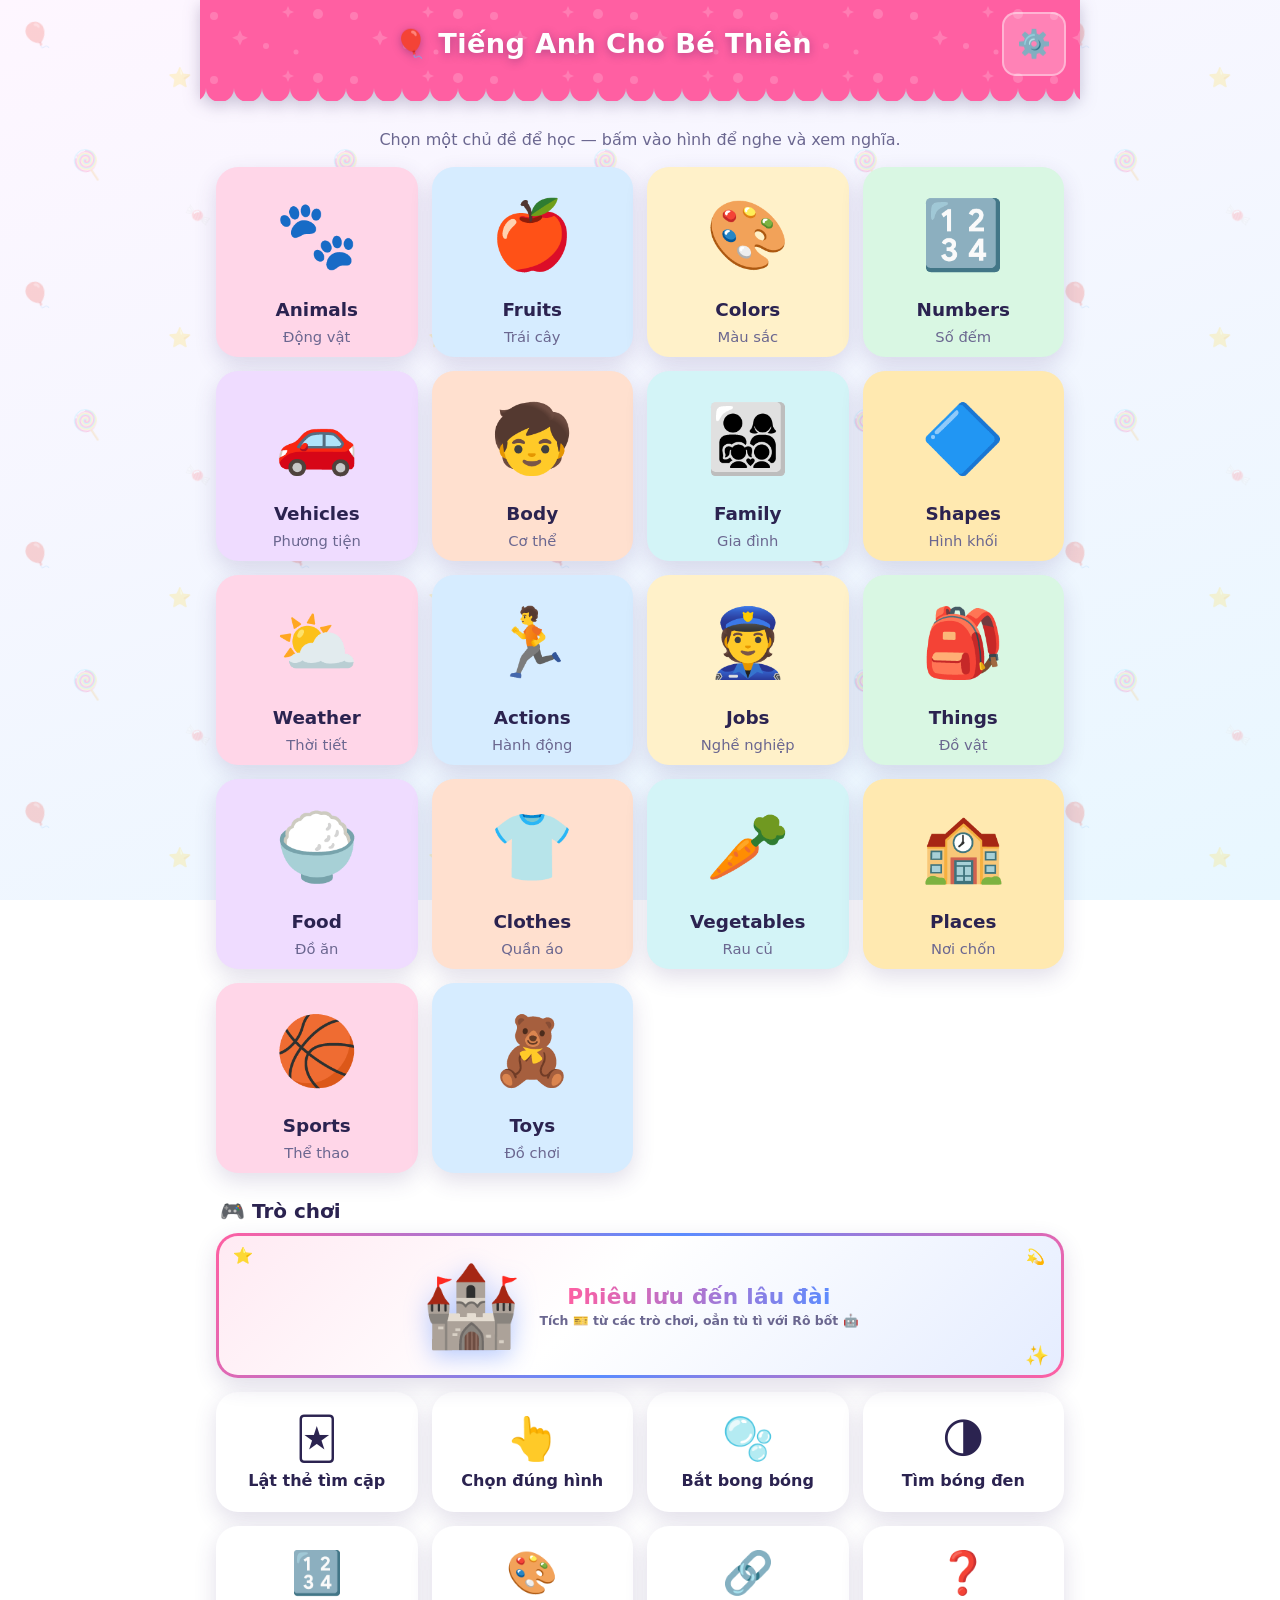
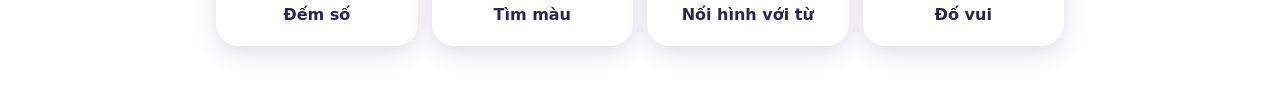
<file: index.html>
<!DOCTYPE html>
<html lang="vi">
<head>
  <meta charset="UTF-8" />
  <meta name="viewport" content="width=device-width, initial-scale=1, viewport-fit=cover" />
  <title>Tiếng Anh Cho Bé Thiên</title>

  <!-- PWA -->
  <link rel="manifest" href="manifest.webmanifest" />
  <meta name="theme-color" content="#ff5fa2" />
  <meta name="apple-mobile-web-app-capable" content="yes" />
  <meta name="apple-mobile-web-app-status-bar-style" content="default" />
  <meta name="apple-mobile-web-app-title" content="Học Tiếng Anh" />
  <link rel="apple-touch-icon" href="assets/icons/icon-192.png" />

  <link rel="stylesheet" href="css/styles.css" />
</head>
<body>
  <header class="topbar">
    <a class="iconbtn" id="backBtn" href="#" hidden aria-label="Quay lại">←</a>
    <h1 id="title">🎈 Tiếng Anh Cho Bé Thiên</h1>
    <button class="iconbtn settings" data-settings aria-label="Cài đặt">⚙️</button>
  </header>

  <main class="wrap" id="app"></main>

  <script type="module" src="js/app.js"></script>
</body>
</html>
</file>
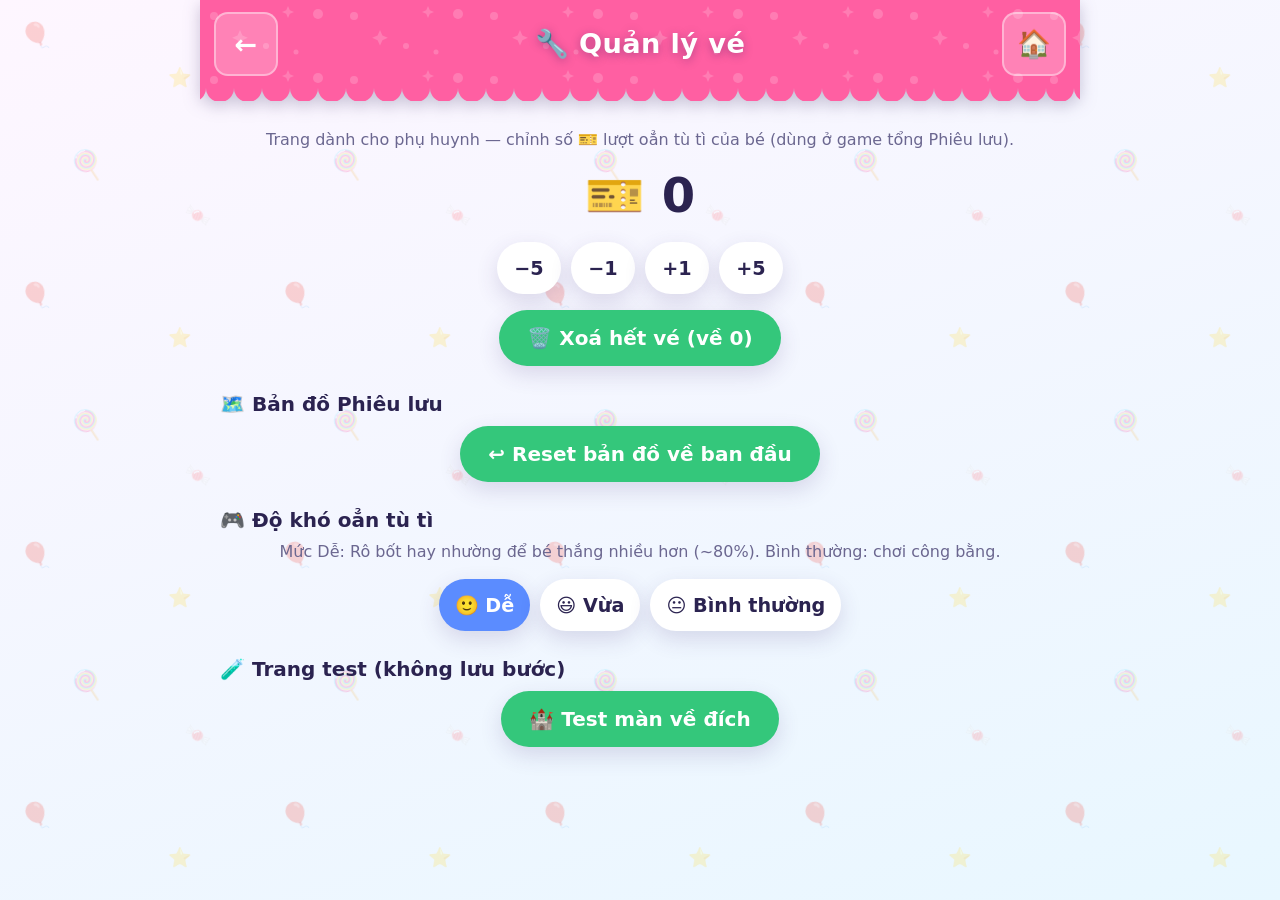
<file: admin.html>
<!DOCTYPE html>
<html lang="vi">
<head>
  <meta charset="UTF-8" />
  <meta name="viewport" content="width=device-width, initial-scale=1, viewport-fit=cover" />
  <title>Quản lý vé (phụ huynh)</title>
  <link rel="manifest" href="manifest.webmanifest" />
  <meta name="theme-color" content="#ff5fa2" />
  <meta name="apple-mobile-web-app-capable" content="yes" />
  <link rel="apple-touch-icon" href="assets/icons/icon-192.png" />
  <link rel="stylesheet" href="css/styles.css" />
</head>
<body>
  <header class="topbar">
    <a class="iconbtn" data-back href="#" aria-label="Quay lại">←</a>
    <h1>🔧 Quản lý vé</h1>
    <a class="iconbtn home" data-home href="#" aria-label="Trang chủ">🏠</a>
  </header>
  <main class="wrap" id="app"></main>
  <script type="module" src="js/admin.js"></script>
</body>
</html>
</file>
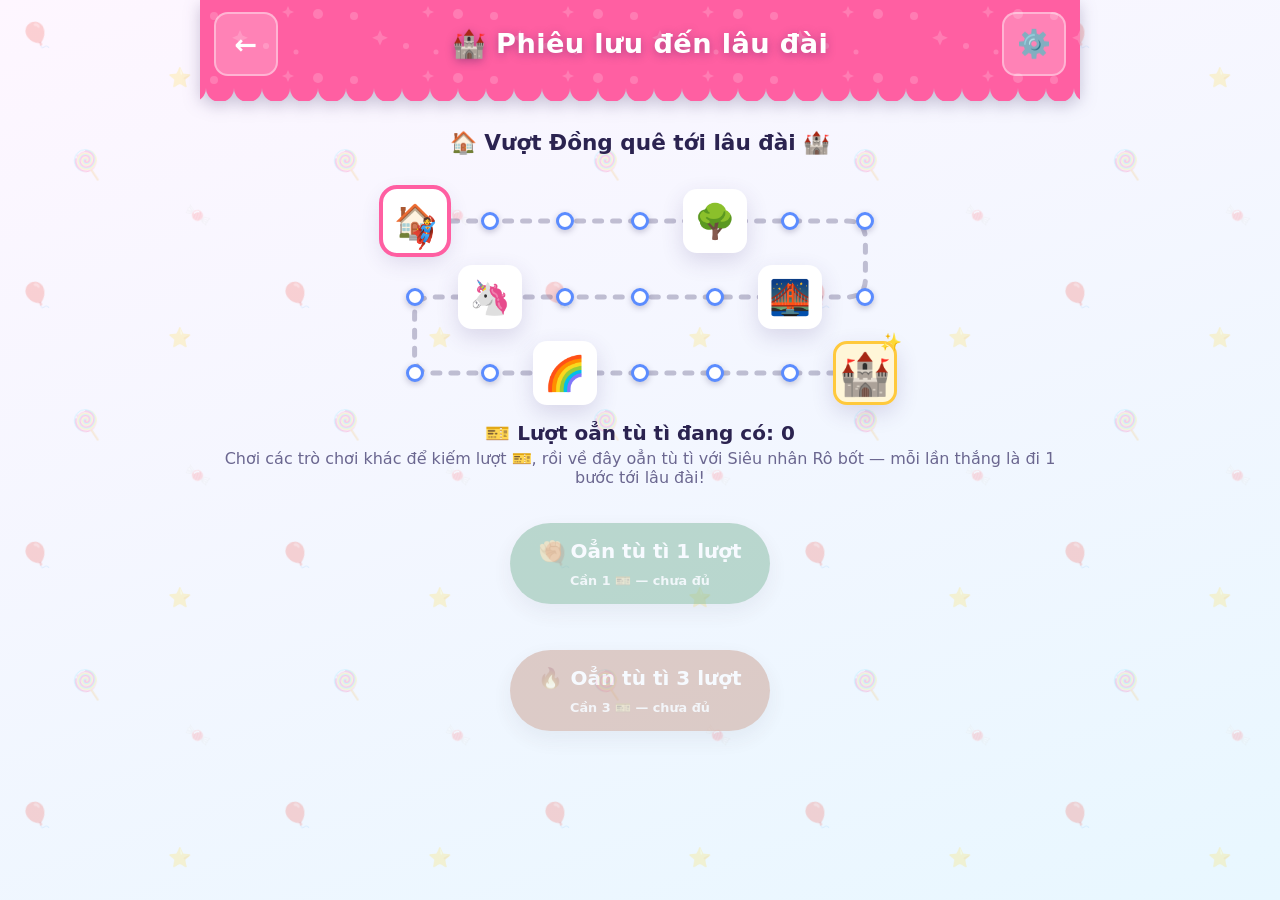
<file: games/adventure.html>
<!DOCTYPE html>
<html lang="vi">
<head>
  <meta charset="UTF-8" />
  <meta name="viewport" content="width=device-width, initial-scale=1, viewport-fit=cover" />
  <title>Phiêu lưu đến lâu đài</title>
  <link rel="manifest" href="../manifest.webmanifest" />
  <meta name="theme-color" content="#ff5fa2" />
  <meta name="apple-mobile-web-app-capable" content="yes" />
  <link rel="apple-touch-icon" href="../assets/icons/icon-192.png" />
  <link rel="stylesheet" href="../css/styles.css" />
</head>
<body>
  <header class="topbar">
    <a class="iconbtn" data-back href="#" aria-label="Quay lại">←</a>
    <h1>🏰 Phiêu lưu đến lâu đài</h1>
    <button class="iconbtn settings" data-settings aria-label="Cài đặt">⚙️</button>
  </header>
  <main class="wrap" id="app"></main>
  <script type="module" src="../js/games/adventure.js"></script>
</body>
</html>
</file>
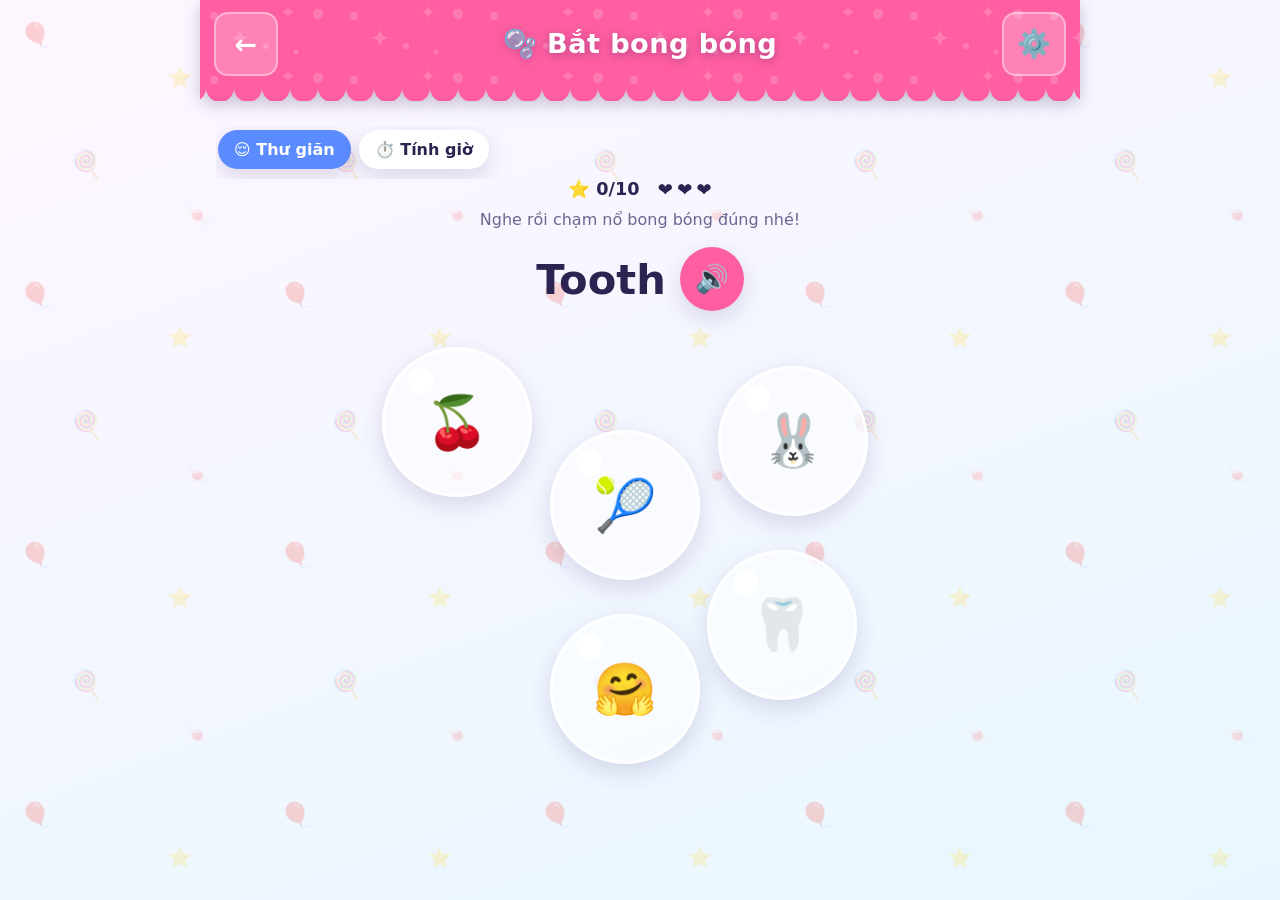
<file: games/bubble.html>
<!DOCTYPE html>
<html lang="vi">
<head>
  <meta charset="UTF-8" />
  <meta name="viewport" content="width=device-width, initial-scale=1, viewport-fit=cover" />
  <title>Bắt bong bóng</title>
  <link rel="manifest" href="../manifest.webmanifest" />
  <meta name="theme-color" content="#ff5fa2" />
  <meta name="apple-mobile-web-app-capable" content="yes" />
  <link rel="apple-touch-icon" href="../assets/icons/icon-192.png" />
  <link rel="stylesheet" href="../css/styles.css" />
</head>
<body>
  <header class="topbar">
    <a class="iconbtn" data-back href="#" aria-label="Quay lại">←</a>
    <h1>🫧 Bắt bong bóng</h1>
    <button class="iconbtn settings" data-settings aria-label="Cài đặt">⚙️</button>
  </header>
  <main class="wrap" id="app"></main>
  <script type="module" src="../js/games/bubble.js"></script>
</body>
</html>
</file>
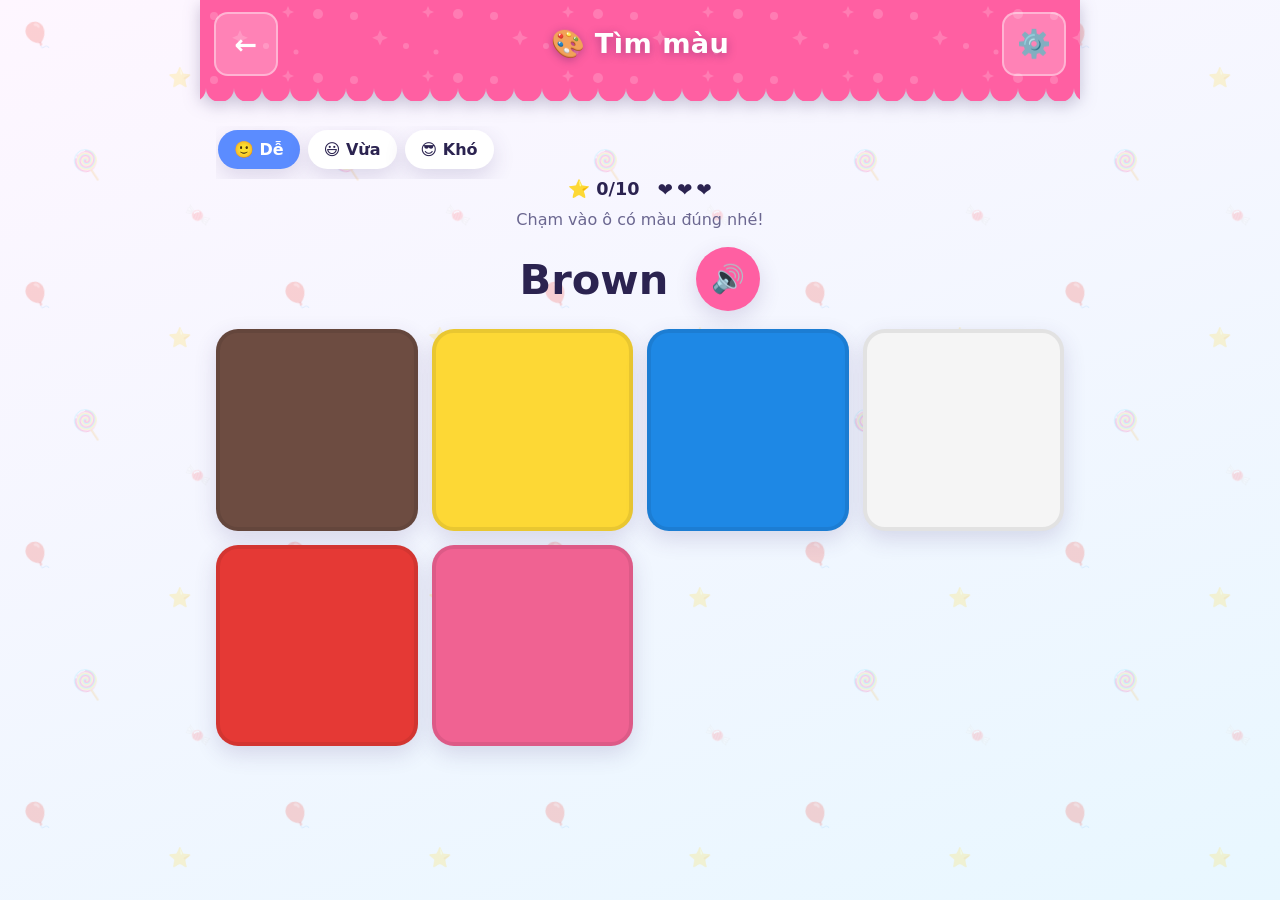
<file: games/color.html>
<!DOCTYPE html>
<html lang="vi">
<head>
  <meta charset="UTF-8" />
  <meta name="viewport" content="width=device-width, initial-scale=1, viewport-fit=cover" />
  <title>Tìm màu</title>
  <link rel="manifest" href="../manifest.webmanifest" />
  <meta name="theme-color" content="#ff5fa2" />
  <meta name="apple-mobile-web-app-capable" content="yes" />
  <link rel="apple-touch-icon" href="../assets/icons/icon-192.png" />
  <link rel="stylesheet" href="../css/styles.css" />
</head>
<body>
  <header class="topbar">
    <a class="iconbtn" data-back href="#" aria-label="Quay lại">←</a>
    <h1>🎨 Tìm màu</h1>
    <button class="iconbtn settings" data-settings aria-label="Cài đặt">⚙️</button>
  </header>
  <main class="wrap" id="app"></main>
  <script type="module" src="../js/games/color.js"></script>
</body>
</html>
</file>
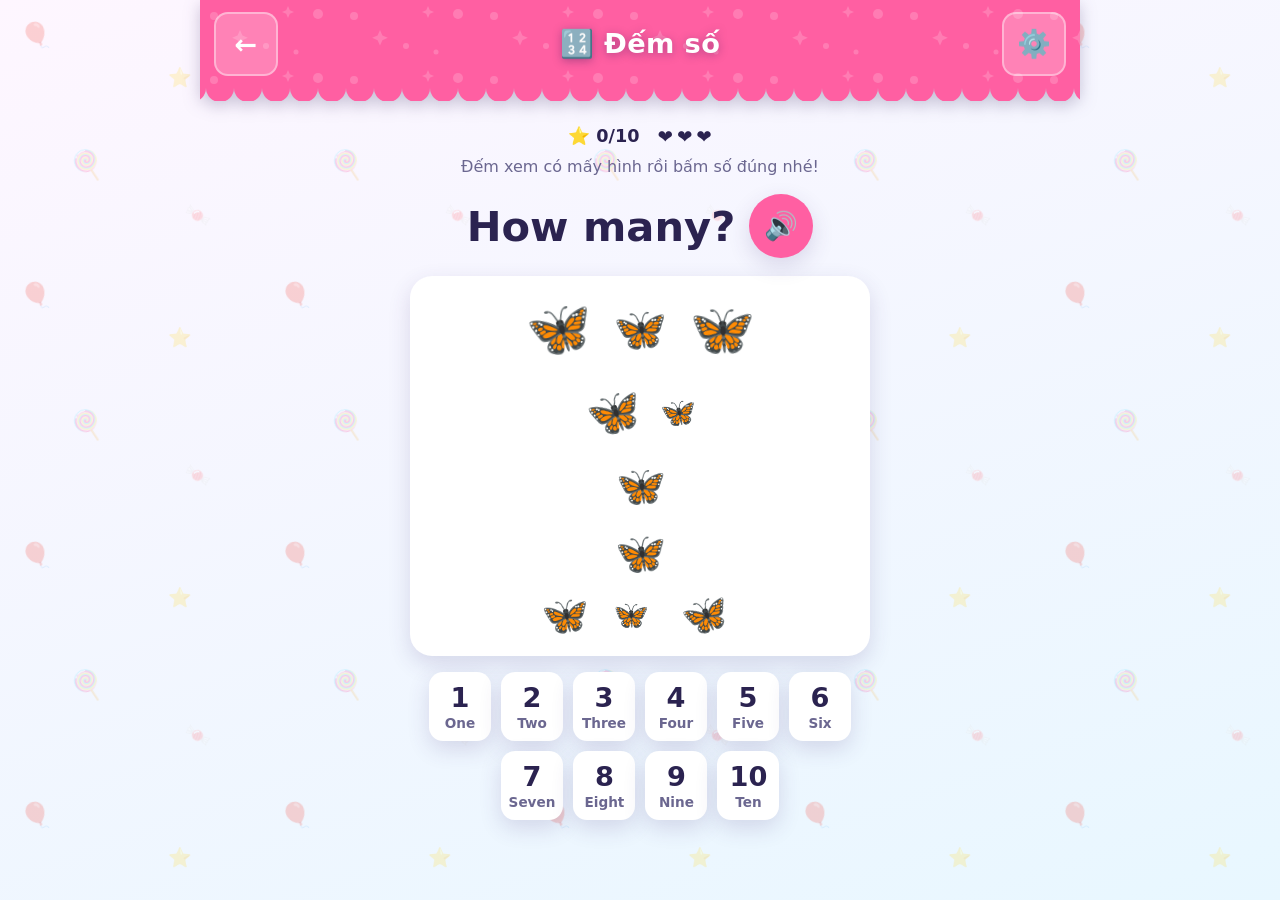
<file: games/count.html>
<!DOCTYPE html>
<html lang="vi">
<head>
  <meta charset="UTF-8" />
  <meta name="viewport" content="width=device-width, initial-scale=1, viewport-fit=cover" />
  <title>Đếm số</title>
  <link rel="manifest" href="../manifest.webmanifest" />
  <meta name="theme-color" content="#ff5fa2" />
  <meta name="apple-mobile-web-app-capable" content="yes" />
  <link rel="apple-touch-icon" href="../assets/icons/icon-192.png" />
  <link rel="stylesheet" href="../css/styles.css" />
</head>
<body>
  <header class="topbar">
    <a class="iconbtn" data-back href="#" aria-label="Quay lại">←</a>
    <h1>🔢 Đếm số</h1>
    <button class="iconbtn settings" data-settings aria-label="Cài đặt">⚙️</button>
  </header>
  <main class="wrap" id="app"></main>
  <script type="module" src="../js/games/count.js"></script>
</body>
</html>
</file>
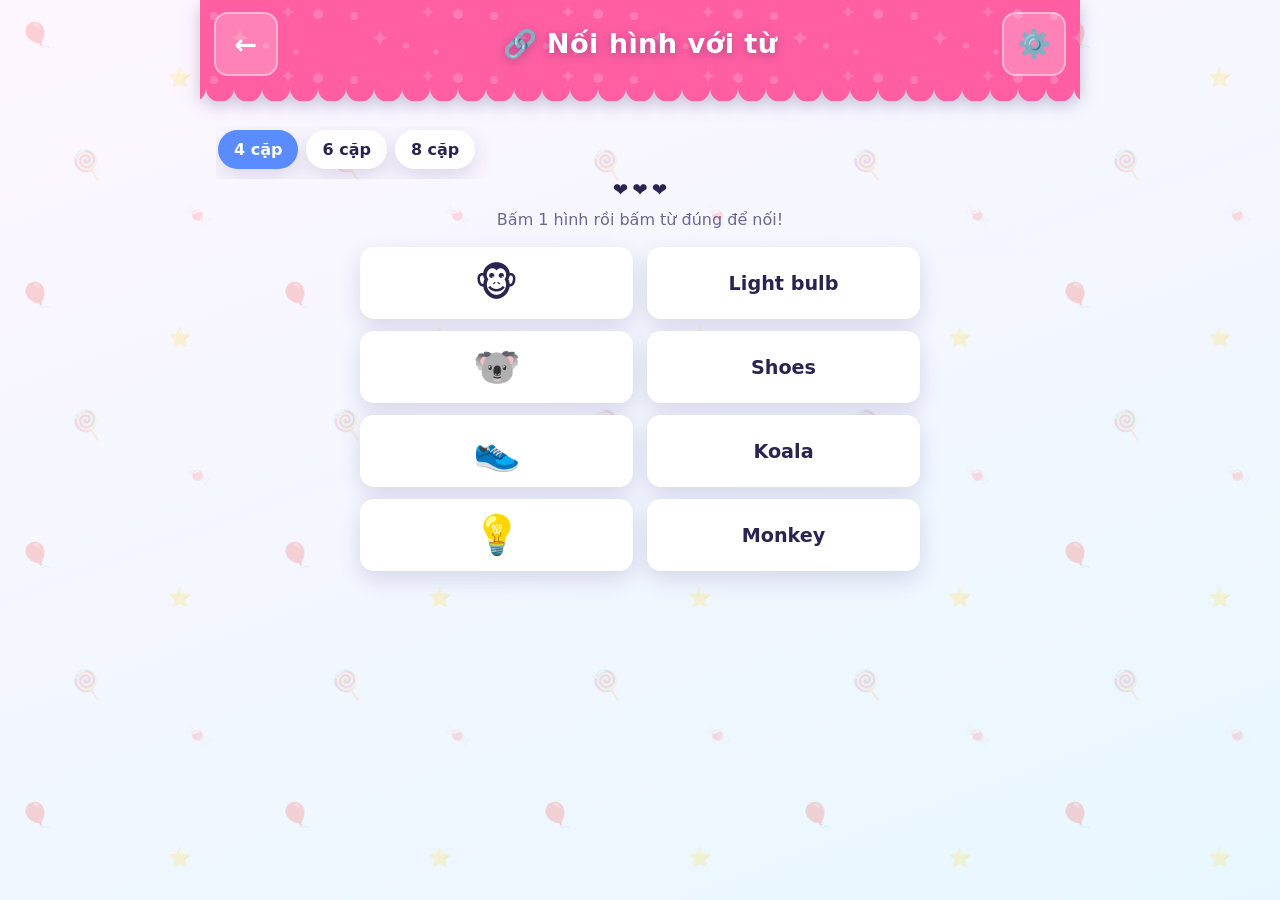
<file: games/match.html>
<!DOCTYPE html>
<html lang="vi">
<head>
  <meta charset="UTF-8" />
  <meta name="viewport" content="width=device-width, initial-scale=1, viewport-fit=cover" />
  <title>Nối hình với từ</title>
  <link rel="manifest" href="../manifest.webmanifest" />
  <meta name="theme-color" content="#ff5fa2" />
  <meta name="apple-mobile-web-app-capable" content="yes" />
  <link rel="apple-touch-icon" href="../assets/icons/icon-192.png" />
  <link rel="stylesheet" href="../css/styles.css" />
</head>
<body>
  <header class="topbar">
    <a class="iconbtn" data-back href="#" aria-label="Quay lại">←</a>
    <h1>🔗 Nối hình với từ</h1>
    <button class="iconbtn settings" data-settings aria-label="Cài đặt">⚙️</button>
  </header>
  <main class="wrap" id="app"></main>
  <script type="module" src="../js/games/match.js"></script>
</body>
</html>
</file>
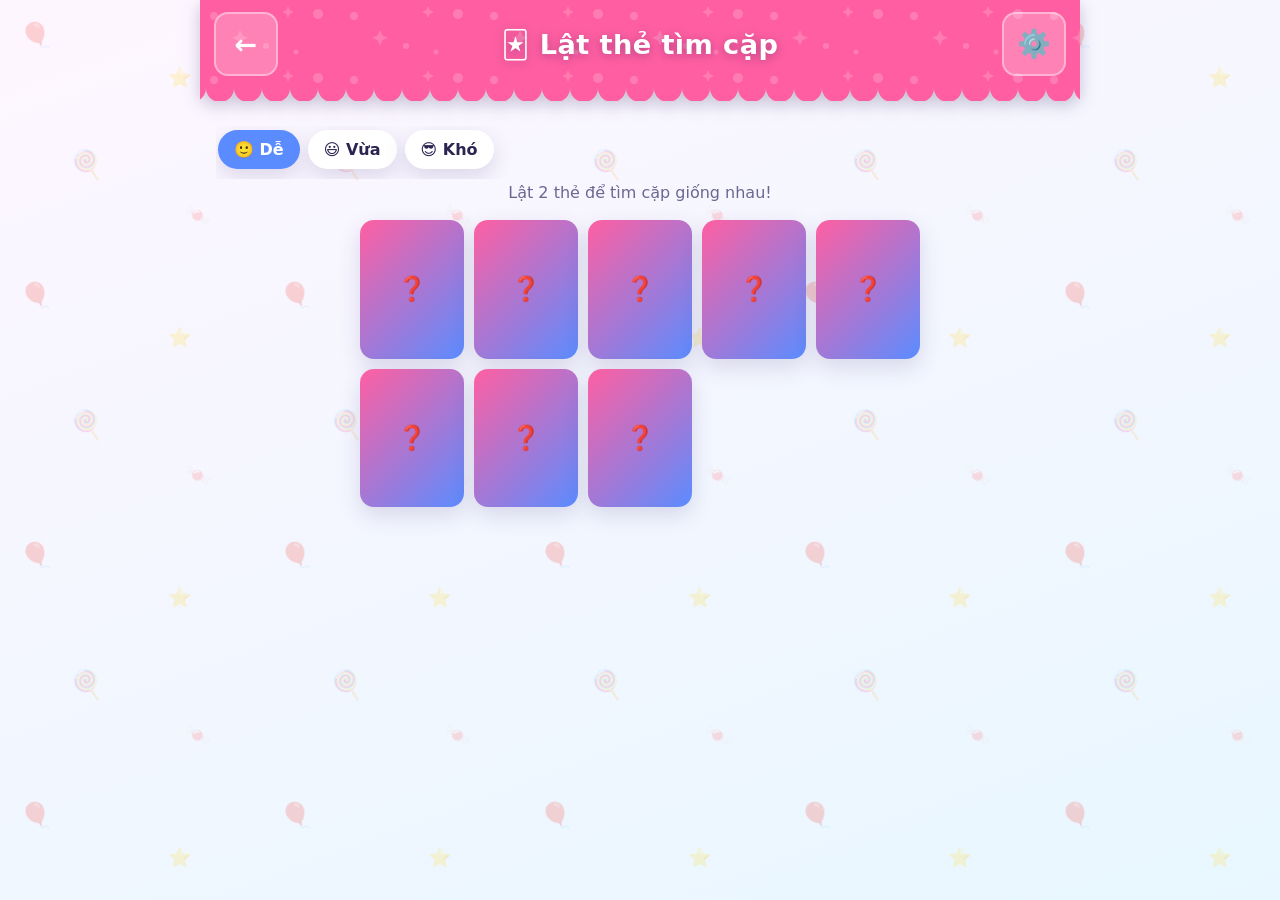
<file: games/memory.html>
<!DOCTYPE html>
<html lang="vi">
<head>
  <meta charset="UTF-8" />
  <meta name="viewport" content="width=device-width, initial-scale=1, viewport-fit=cover" />
  <title>Lật thẻ tìm cặp</title>
  <link rel="manifest" href="../manifest.webmanifest" />
  <meta name="theme-color" content="#ff5fa2" />
  <meta name="apple-mobile-web-app-capable" content="yes" />
  <link rel="apple-touch-icon" href="../assets/icons/icon-192.png" />
  <link rel="stylesheet" href="../css/styles.css" />
</head>
<body>
  <header class="topbar">
    <a class="iconbtn" data-back href="#" aria-label="Quay lại">←</a>
    <h1>🃏 Lật thẻ tìm cặp</h1>
    <button class="iconbtn settings" data-settings aria-label="Cài đặt">⚙️</button>
  </header>
  <main class="wrap" id="app"></main>
  <script type="module" src="../js/games/memory.js"></script>
</body>
</html>
</file>
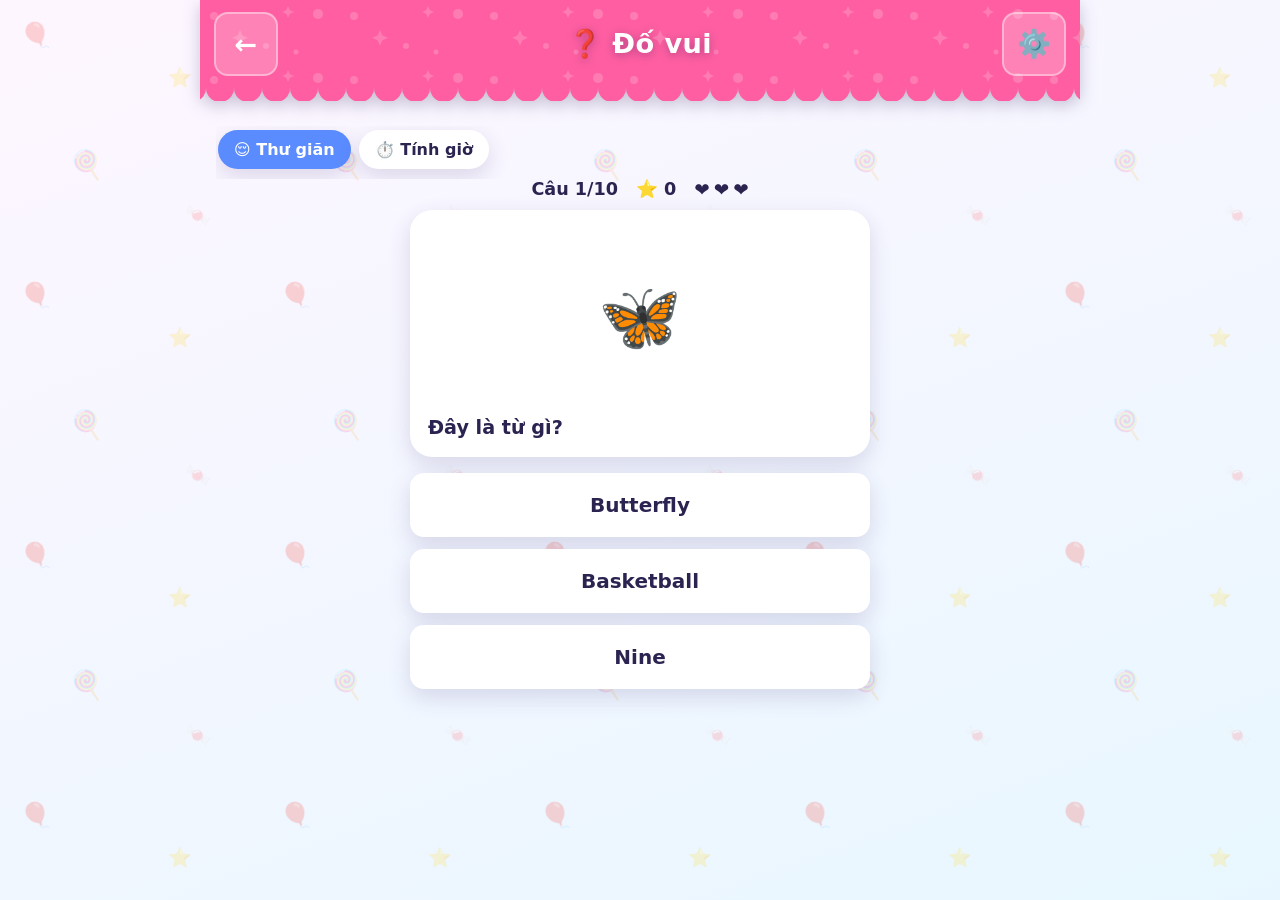
<file: games/quiz.html>
<!DOCTYPE html>
<html lang="vi">
<head>
  <meta charset="UTF-8" />
  <meta name="viewport" content="width=device-width, initial-scale=1, viewport-fit=cover" />
  <title>Đố vui</title>
  <link rel="manifest" href="../manifest.webmanifest" />
  <meta name="theme-color" content="#ff5fa2" />
  <meta name="apple-mobile-web-app-capable" content="yes" />
  <link rel="apple-touch-icon" href="../assets/icons/icon-192.png" />
  <link rel="stylesheet" href="../css/styles.css" />
</head>
<body>
  <header class="topbar">
    <a class="iconbtn" data-back href="#" aria-label="Quay lại">←</a>
    <h1>❓ Đố vui</h1>
    <button class="iconbtn settings" data-settings aria-label="Cài đặt">⚙️</button>
  </header>
  <main class="wrap" id="app"></main>
  <script type="module" src="../js/games/quiz.js"></script>
</body>
</html>
</file>
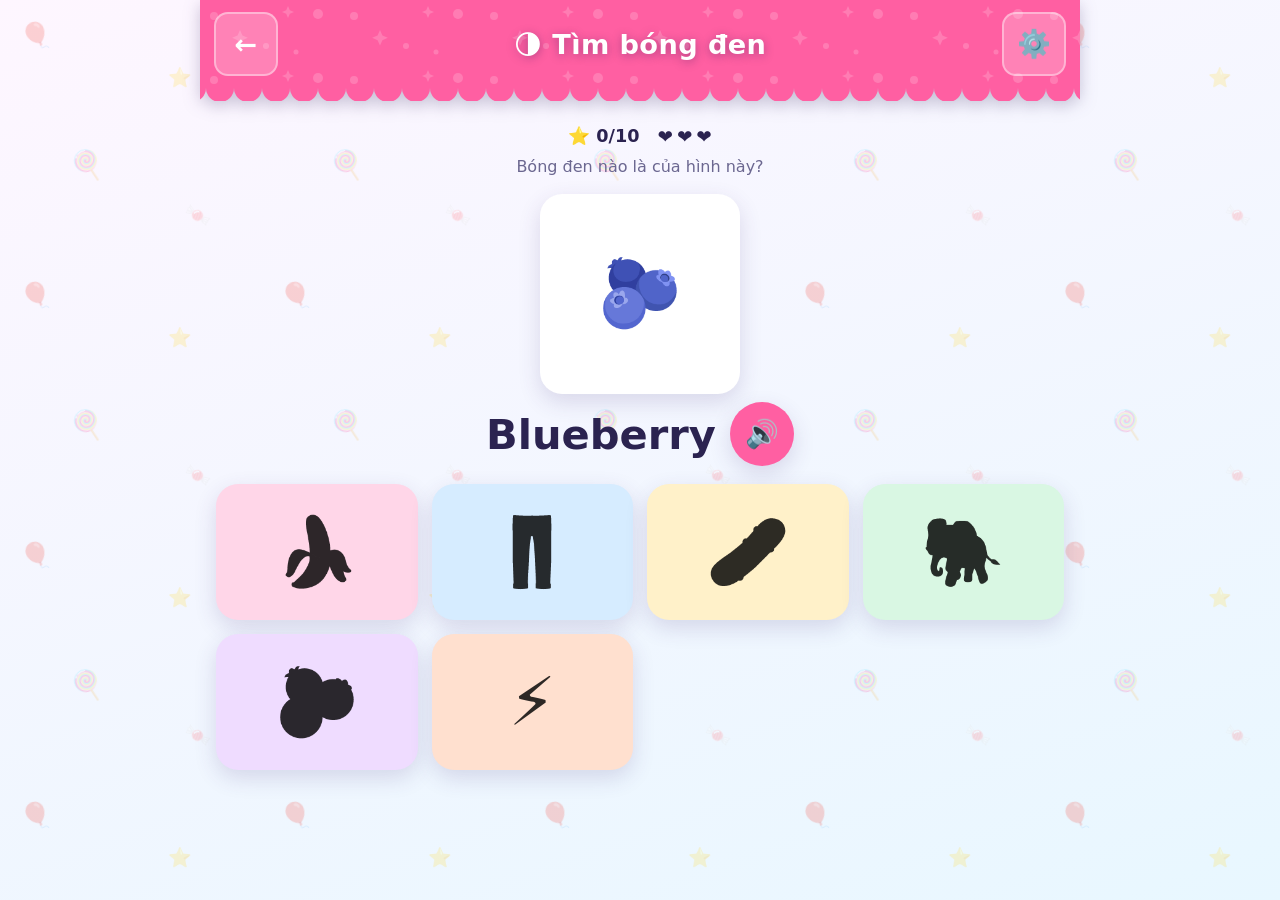
<file: games/shadow.html>
<!DOCTYPE html>
<html lang="vi">
<head>
  <meta charset="UTF-8" />
  <meta name="viewport" content="width=device-width, initial-scale=1, viewport-fit=cover" />
  <title>Tìm bóng đen</title>
  <link rel="manifest" href="../manifest.webmanifest" />
  <meta name="theme-color" content="#ff5fa2" />
  <meta name="apple-mobile-web-app-capable" content="yes" />
  <link rel="apple-touch-icon" href="../assets/icons/icon-192.png" />
  <link rel="stylesheet" href="../css/styles.css" />
</head>
<body>
  <header class="topbar">
    <a class="iconbtn" data-back href="#" aria-label="Quay lại">←</a>
    <h1>🌗 Tìm bóng đen</h1>
    <button class="iconbtn settings" data-settings aria-label="Cài đặt">⚙️</button>
  </header>
  <main class="wrap" id="app"></main>
  <script type="module" src="../js/games/shadow.js"></script>
</body>
</html>
</file>
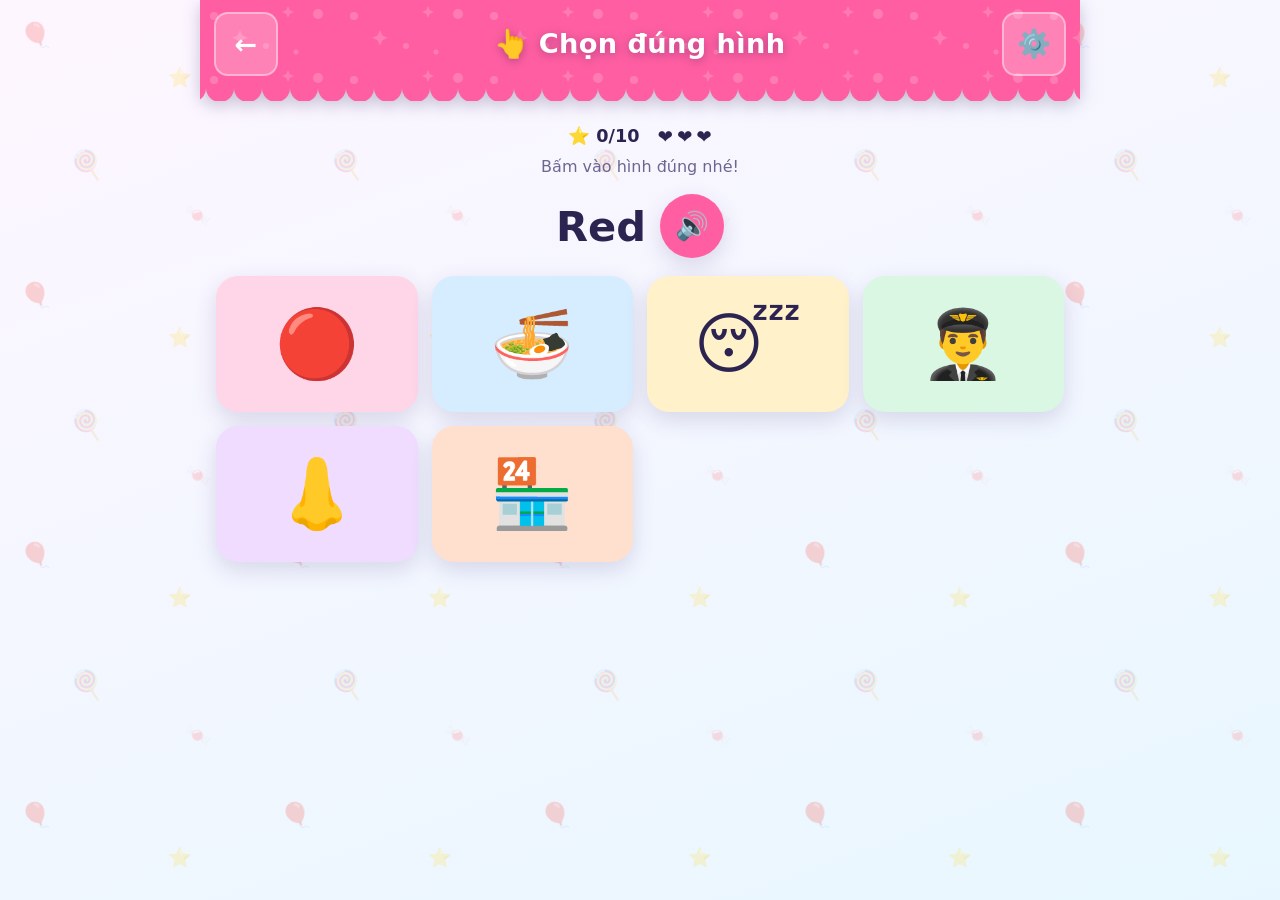
<file: games/tap-picture.html>
<!DOCTYPE html>
<html lang="vi">
<head>
  <meta charset="UTF-8" />
  <meta name="viewport" content="width=device-width, initial-scale=1, viewport-fit=cover" />
  <title>Chọn đúng hình</title>
  <link rel="manifest" href="../manifest.webmanifest" />
  <meta name="theme-color" content="#ff5fa2" />
  <meta name="apple-mobile-web-app-capable" content="yes" />
  <link rel="apple-touch-icon" href="../assets/icons/icon-192.png" />
  <link rel="stylesheet" href="../css/styles.css" />
</head>
<body>
  <header class="topbar">
    <a class="iconbtn" data-back href="#" aria-label="Quay lại">←</a>
    <h1>👆 Chọn đúng hình</h1>
    <button class="iconbtn settings" data-settings aria-label="Cài đặt">⚙️</button>
  </header>
  <main class="wrap" id="app"></main>
  <script type="module" src="../js/games/tap-picture.js"></script>
</body>
</html>
</file>
<file: css/styles.css>
/* ==========================================================================
   styles.css — Giao diện chung cho web học tiếng Anh cho bé.
   Mobile-first, nút/thẻ to, màu tươi, bo tròn. Tối ưu cho iPhone.
   ========================================================================== */

:root {
  --bg1: #fef6ff;
  --bg2: #e8f7ff;
  --ink: #2b2350;
  --muted: #6b6790;
  --card: #ffffff;
  --accent: #ff5fa2;
  --accent2: #5b8cff;
  --ok: #34c77b;
  --warn: #ff8a5c;
  --shadow: 0 8px 22px rgba(70, 50, 120, 0.16);
  --radius: 22px;
  --radius-sm: 14px;
  --tap: 64px; /* tap target tối thiểu */
  --maxw: 880px;

  /* Các biến theme ghi đè được (mặc định = theme Kẹo hồng) */
  --surface2: #f0eef7; /* nút phụ trong modal */
  --surface3: #faf9ff; /* nền ô nhập/chọn */
  --line: #e4e0f2;
  --card-minh: 118px; /* chiều cao tối thiểu thẻ từ vựng */
  --grid-cols-sm: 3; /* số cột lưới trên điện thoại */
  --grid-cols-md: 3; /* số cột lưới từ 520px */
  --grid-cols-lg: 4; /* số cột lưới từ 760px */
  --tb1: var(--accent); /* màu header (một màu đặc) */

  /* Hoạ tiết emoji mờ lát trên nền (SVG inline, mỗi theme một bộ icon) */
  --bg-icons: url("data:image/svg+xml;charset=utf-8,<svg xmlns='http://www.w3.org/2000/svg' width='260' height='260'><g font-size='26' opacity='0.22'><text x='22' y='48' transform='rotate(-12 22 48)'>🎈</text><text x='168' y='84' font-size='19'>⭐</text><text x='70' y='170' transform='rotate(10 70 170)'>🍭</text><text x='186' y='224' font-size='21' transform='rotate(-8 186 224)'>🍬</text></g></svg>");

  /* Bảng màu pastel cho thẻ (xoay vòng) */
  --c1: #ffd6e8;
  --c2: #d6ecff;
  --c3: #fff1c9;
  --c4: #d9f7e3;
  --c5: #efdcff;
  --c6: #ffe0cf;
  --c7: #d3f4f7;
  --c8: #ffe9b0;
}

/* ---- Themes (đổi trong ⚙️ Cài đặt, lưu localStorage) ---------------------
   Mỗi theme ghi đè bộ biến ở :root — gồm cả MÀU (nền, chữ, thẻ pastel)
   lẫn LAYOUT (độ bo góc, cỡ thẻ, số cột lưới trên điện thoại). */

/* 🌊 Biển xanh — xanh dương/ngọc, thẻ to, bo góc rất tròn */
:root[data-theme="ocean"] {
  --bg1: #e0f5ff;
  --bg2: #dcf9f0;
  --ink: #123a5c;
  --muted: #4f7d9c;
  --accent: #00a8cf;
  --accent2: #3d7bff;
  --radius: 30px;
  --radius-sm: 20px;
  --card-minh: 128px;
  --surface2: #e2f1f7;
  --surface3: #f2fbff;
  --line: #cfe6f2;
  --c1: #cdeeff;
  --c2: #d3f7ee;
  --c3: #e0edff;
  --c4: #c9f2fa;
  --c5: #dbe7ff;
  --c6: #cff5e7;
  --c7: #e6fbff;
  --c8: #d6f0ff;
  --bg-icons: url("data:image/svg+xml;charset=utf-8,<svg xmlns='http://www.w3.org/2000/svg' width='260' height='260'><g font-size='25' opacity='0.22'><text x='24' y='52' transform='rotate(-10 24 52)'>🐟</text><text x='166' y='88' font-size='22'>⛵</text><text x='72' y='172' font-size='20' transform='rotate(8 72 172)'>🐚</text><text x='184' y='226' font-size='19'>💧</text></g></svg>");
}

/* 🌿 Khu rừng — xanh lá/nâu đất, góc vuông vắn, lưới 3 cột gọn */
:root[data-theme="forest"] {
  --bg1: #f4f9ec;
  --bg2: #e9f3df;
  --ink: #2d3a24;
  --muted: #6f7f5e;
  --accent: #5da05e;
  --accent2: #c98a3d;
  --radius: 12px;
  --radius-sm: 8px;
  --card-minh: 106px;
  --grid-cols-sm: 3;
  --grid-cols-md: 4;
  --grid-cols-lg: 5;
  --surface2: #ecf1e2;
  --surface3: #f8fbf2;
  --line: #d9e4c8;
  --c1: #e2f1cf;
  --c2: #d5ecd2;
  --c3: #f2ecc8;
  --c4: #dcefe0;
  --c5: #e8e9c9;
  --c6: #f0e4cb;
  --c7: #d8f0dc;
  --c8: #ecf3cf;
  --bg-icons: url("data:image/svg+xml;charset=utf-8,<svg xmlns='http://www.w3.org/2000/svg' width='260' height='260'><g font-size='24' opacity='0.22'><text x='24' y='50' transform='rotate(-14 24 50)'>🍃</text><text x='168' y='86' font-size='22'>🦋</text><text x='70' y='172' font-size='21' transform='rotate(9 70 172)'>🍄</text><text x='182' y='226' font-size='22'>🌻</text></g></svg>");
}

/* 🌙 Ban đêm — nền tối dịu mắt, chữ sáng, thẻ pastel đậm */
:root[data-theme="night"] {
  --bg1: #232345;
  --bg2: #17172c;
  --ink: #f1effc;
  --muted: #aaa6cc;
  --card: #2e2e52;
  --accent: #ff7ab8;
  --accent2: #7c9bff;
  --shadow: 0 8px 22px rgba(0, 0, 0, 0.45);
  --tb1: #5a4a8f; /* header tím trầm cho dịu mắt ban đêm */
  --surface2: #3b3b60;
  --surface3: #262646;
  --line: #4a4a72;
  --c1: #4d3352;
  --c2: #2f3f5e;
  --c3: #4d4430;
  --c4: #2f4a3a;
  --c5: #423458;
  --c6: #4d3a2f;
  --c7: #2d474d;
  --c8: #4a4030;
  --bg-icons: url("data:image/svg+xml;charset=utf-8,<svg xmlns='http://www.w3.org/2000/svg' width='260' height='260'><g font-size='20' opacity='0.3'><text x='26' y='50' transform='rotate(-12 26 50)'>⭐</text><text x='170' y='88' font-size='24'>🌙</text><text x='72' y='170' font-size='17' transform='rotate(10 72 170)'>✨</text><text x='184' y='224' font-size='18'>💫</text></g></svg>");
}

/* 🌅 Hoàng hôn — cam ấm/san hô, ánh chiều trên bãi biển */
:root[data-theme="sunset"] {
  --bg1: #fff3e0;
  --bg2: #ffe0ec;
  --ink: #56302e;
  --muted: #a1786b;
  --accent: #ff7043;
  --accent2: #ab5fc9;
  --radius: 18px;
  --radius-sm: 12px;
  --card-minh: 112px;
  --surface2: #fdeee2;
  --surface3: #fff9f2;
  --line: #f3ddc8;
  --c1: #ffe3c9;
  --c2: #ffd9d0;
  --c3: #fff0bd;
  --c4: #ffe0ec;
  --c5: #ffd6ad;
  --c6: #ffe9d6;
  --c7: #ffdcc2;
  --c8: #fff3c4;
  --bg-icons: url("data:image/svg+xml;charset=utf-8,<svg xmlns='http://www.w3.org/2000/svg' width='260' height='260'><g font-size='24' opacity='0.22'><text x='24' y='50' transform='rotate(-10 24 50)'>🌅</text><text x='168' y='86' font-size='23'>🌴</text><text x='70' y='172' font-size='21' transform='rotate(9 70 172)'>🦩</text><text x='182' y='226' font-size='21'>⛱️</text></g></svg>");
}

/* 🦄 Kỳ lân — tím pastel lung linh, bo góc siêu tròn, thẻ to mềm mại */
:root[data-theme="unicorn"] {
  --bg1: #f6ecff;
  --bg2: #e6fff7;
  --ink: #4a2a6b;
  --muted: #8c7bad;
  --accent: #bf5ae0;
  --accent2: #ff6fb5;
  --radius: 34px;
  --radius-sm: 22px;
  --card-minh: 130px;
  --surface2: #f2e7fb;
  --surface3: #fbf6ff;
  --line: #e8d8f7;
  --c1: #eed9ff;
  --c2: #ffd9f0;
  --c3: #d9fff2;
  --c4: #ffe9fb;
  --c5: #e2e4ff;
  --c6: #ffe1e8;
  --c7: #dcf6ff;
  --c8: #f3e0ff;
  --bg-icons: url("data:image/svg+xml;charset=utf-8,<svg xmlns='http://www.w3.org/2000/svg' width='260' height='260'><g font-size='24' opacity='0.22'><text x='24' y='50' transform='rotate(-12 24 50)'>🦄</text><text x='168' y='86' font-size='22'>🌈</text><text x='70' y='172' font-size='19' transform='rotate(10 70 172)'>✨</text><text x='182' y='226' font-size='21'>🧁</text></g></svg>");
}

* { box-sizing: border-box; }

html, body {
  margin: 0;
  padding: 0;
  min-height: 100%;
}

body {
  font-family: "SF Pro Rounded", ui-rounded, "Baloo 2", system-ui, -apple-system,
    "Segoe UI", "Comic Sans MS", sans-serif;
  color: var(--ink);
  /* lớp 1: hoạ tiết emoji lát gạch, lớp 2: gradient màu nền */
  background: var(--bg-icons) repeat, linear-gradient(160deg, var(--bg1), var(--bg2));
  background-attachment: fixed;
  -webkit-text-size-adjust: 100%;
  -webkit-tap-highlight-color: transparent;
  /* safe-area cho tai thỏ iPhone */
  padding:
    env(safe-area-inset-top)
    env(safe-area-inset-right)
    env(safe-area-inset-bottom)
    env(safe-area-inset-left);
}

.wrap {
  max-width: var(--maxw);
  margin: 0 auto;
  padding: 12px 16px 40px;
}

/* ---- Thanh trên cùng (header) ------------------------------------------- */
.topbar {
  position: sticky;
  top: 0;
  z-index: 20;
  display: flex;
  align-items: center;
  gap: 10px;
  padding: 12px 14px;
  margin: 0 auto 26px;
  max-width: var(--maxw);
  background: var(--tb1); /* một màu đặc theo theme */
  /* drop-shadow (thay vì box-shadow) để bóng đổ ôm theo cả viền lượn sóng */
  filter: drop-shadow(0 5px 8px rgba(50, 35, 90, 0.25));
}

/* Hoạ tiết CHẤM BI + NGÔI SAO trắng mờ trôi chầm chậm trên nền header —
   vẫn MỘT MÀU đặc (không gradient), chỉ thêm lớp trang trí kiểu băng-rôn tiệc. */
.topbar::before {
  content: "";
  position: absolute;
  inset: 0;
  pointer-events: none;
  background: url("data:image/svg+xml;charset=utf-8,<svg xmlns='http://www.w3.org/2000/svg' width='140' height='64'><g fill='white' opacity='0.18'><circle cx='14' cy='16' r='4'/><circle cx='66' cy='46' r='3'/><circle cx='118' cy='14' r='5'/><circle cx='96' cy='52' r='2.5'/><path d='M40 30l2.4 5.4 5.4 2.4-5.4 2.4-2.4 5.4-2.4-5.4-5.4-2.4 5.4-2.4z'/><path d='M88 6l1.8 4.2 4.2 1.8-4.2 1.8-1.8 4.2-1.8-4.2-4.2-1.8 4.2-1.8z'/></g></svg>") repeat;
  animation: headerDrift 18s linear infinite;
}
@keyframes headerDrift {
  to { background-position: 140px 0; }
}
/* Chữ + nút nổi lên trên lớp hoạ tiết */
.topbar h1,
.topbar .iconbtn { position: relative; z-index: 1; }

/* Viền "vỏ sò" lượn sóng dưới header — cùng màu header, tạo kiểu băng-rôn.
   Dùng mask nên chỉ bật khi trình duyệt hỗ trợ (không thì mép thẳng bình thường). */
@supports (mask-repeat: repeat-x) or (-webkit-mask-repeat: repeat-x) {
  .topbar::after {
    content: "";
    position: absolute;
    left: 0;
    right: 0;
    bottom: -13px;
    height: 14px;
    background: var(--tb1);
    -webkit-mask: url("data:image/svg+xml;charset=utf-8,<svg xmlns='http://www.w3.org/2000/svg' width='28' height='14'><path d='M0 0h28v1a14 14 0 0 1-28 0z'/></svg>") repeat-x top / 28px 14px;
    mask: url("data:image/svg+xml;charset=utf-8,<svg xmlns='http://www.w3.org/2000/svg' width='28' height='14'><path d='M0 0h28v1a14 14 0 0 1-28 0z'/></svg>") repeat-x top / 28px 14px;
  }
}
.topbar h1 {
  font-size: clamp(1.15rem, 5vw, 1.7rem);
  margin: 0;
  flex: 1;
  text-align: center;
  color: #fff;
  font-weight: 800;
  letter-spacing: 0.4px;
  text-shadow: 0 2px 10px rgba(40, 20, 80, 0.35);
}
.iconbtn {
  min-width: var(--tap);
  min-height: var(--tap);
  border: 2px solid rgba(255, 255, 255, 0.4);
  border-radius: var(--radius-sm);
  background: rgba(255, 255, 255, 0.22);
  color: #fff;
  font-size: 1.7rem;
  font-weight: 700;
  cursor: pointer;
  display: inline-flex;
  align-items: center;
  justify-content: center;
  text-decoration: none;
  transition: transform 0.08s ease, filter 0.15s ease;
}
.iconbtn:active { transform: scale(0.92); }
/* display:inline-flex ở trên ghi đè mất [hidden] của trình duyệt -> khôi phục */
.iconbtn[hidden] { display: none; }

/* ---- Khối tiêu đề phụ --------------------------------------------------- */
.lead {
  text-align: center;
  color: var(--muted);
  font-size: 1rem;
  margin: 4px 0 18px;
}

/* ---- Lưới thẻ (chủ đề / từ vựng / lựa chọn) ----------------------------- */
.grid {
  display: grid;
  grid-template-columns: repeat(var(--grid-cols-sm), 1fr);
  gap: 14px;
}
/* Màn rộng hơn: vẫn lấy số cột từ biến theme (mỗi theme chỉnh được). */
@media (min-width: 520px) { .grid { grid-template-columns: repeat(var(--grid-cols-md), 1fr); } }
@media (min-width: 760px) { .grid { grid-template-columns: repeat(var(--grid-cols-lg), 1fr); } }

.card {
  border: none;
  cursor: pointer;
  background: var(--card);
  border-radius: var(--radius);
  box-shadow: var(--shadow);
  padding: 14px 10px 12px;
  display: flex;
  flex-direction: column;
  align-items: center;
  gap: 8px;
  min-height: var(--card-minh);
  transition: transform 0.1s ease, box-shadow 0.15s ease;
  text-align: center;
  color: var(--ink);
  font-family: inherit;
}
.card:active { transform: scale(0.95); }

/* Màu nền xoay vòng cho thẻ */
.grid > .card:nth-child(8n + 1) { background: var(--c1); }
.grid > .card:nth-child(8n + 2) { background: var(--c2); }
.grid > .card:nth-child(8n + 3) { background: var(--c3); }
.grid > .card:nth-child(8n + 4) { background: var(--c4); }
.grid > .card:nth-child(8n + 5) { background: var(--c5); }
.grid > .card:nth-child(8n + 6) { background: var(--c6); }
.grid > .card:nth-child(8n + 7) { background: var(--c7); }
.grid > .card:nth-child(8n + 8) { background: var(--c8); }

.card .label-en { font-size: 1.15rem; font-weight: 700; }
.card .label-vi { font-size: 0.92rem; color: var(--muted); }

/* Trong thẻ lưới: ô hình không cần vuông đầy bề rộng (trên điện thoại sẽ
   quá cao, thừa khoảng trống) — giới hạn chiều cao lại cho gọn. */
.card .pic {
  aspect-ratio: auto;
  height: clamp(64px, 20vw, 110px);
}

/* ---- Ô hình ảnh (emoji fallback + ảnh thật) ----------------------------- */
.pic {
  width: 100%;
  aspect-ratio: 1 / 1;
  display: flex;
  align-items: center;
  justify-content: center;
  overflow: hidden;
  border-radius: var(--radius-sm);
  position: relative;
}
.pic-emoji {
  font-size: clamp(2.6rem, 13vw, 4.2rem);
  line-height: 1;
  user-select: none;
}
.pic-img {
  width: 100%;
  height: 100%;
  object-fit: contain;
}
.pic-lg { max-width: 260px; margin: 0 auto; }
.pic-lg .pic-emoji { font-size: clamp(4.5rem, 30vw, 8rem); }

/* ---- Menu mini game ở trang chủ ----------------------------------------- */
.section-title {
  margin: 26px 4px 10px;
  font-size: 1.25rem;
}
.menu {
  display: grid;
  grid-template-columns: repeat(2, 1fr);
  gap: 14px;
}
@media (min-width: 620px) { .menu { grid-template-columns: repeat(4, 1fr); } }
.menu a {
  text-decoration: none;
  color: var(--ink);
  background: var(--card);
  border-radius: var(--radius);
  box-shadow: var(--shadow);
  padding: 18px 12px;
  display: flex;
  flex-direction: column;
  align-items: center;
  gap: 8px;
  font-weight: 700;
  min-height: 120px;
  justify-content: center;
  text-align: center;
  transition: transform 0.1s ease;
}
.menu a:active { transform: scale(0.95); }
.menu .game-emoji { font-size: 2.6rem; }

/* ---- Nút loa ------------------------------------------------------------ */
.btn-speak {
  min-width: var(--tap);
  min-height: var(--tap);
  border: none;
  border-radius: 50%;
  background: var(--accent);
  color: #fff;
  font-size: 1.7rem;
  cursor: pointer;
  display: inline-flex;
  align-items: center;
  justify-content: center;
  box-shadow: var(--shadow);
  transition: transform 0.08s ease;
}
.btn-speak:active { transform: scale(0.9); }
.btn-speak-sm { min-width: 48px; min-height: 48px; font-size: 1.2rem; background: var(--accent2); }

/* ---- Modal thẻ học ------------------------------------------------------ */
.modal-overlay {
  position: fixed;
  inset: 0;
  background: rgba(40, 30, 70, 0.55);
  display: flex;
  align-items: center;
  justify-content: center;
  padding: 20px;
  z-index: 100;
  opacity: 0;
  transition: opacity 0.18s ease;
}
.modal-overlay.show { opacity: 1; }
.learn-card {
  position: relative;
  background: var(--card);
  color: var(--ink);
  border-radius: 26px;
  box-shadow: 0 18px 50px rgba(40, 20, 80, 0.35);
  padding: 28px 22px 26px;
  width: min(420px, 92vw);
  text-align: center;
  transform: scale(0.9);
  transition: transform 0.2s cubic-bezier(0.2, 1.3, 0.5, 1);
}
.modal-overlay.show .learn-card { transform: scale(1); }
.modal-close {
  position: absolute;
  top: 10px;
  right: 10px;
  width: 44px;
  height: 44px;
  border: none;
  border-radius: 50%;
  background: var(--surface2);
  color: var(--muted);
  font-size: 1.2rem;
  cursor: pointer;
  /* Nổi trên tiêu đề .set-title (position:relative + full-width, đứng sau
     trong DOM nên sẽ đè lên nút ✕ nếu không có z-index) */
  z-index: 2;
}
.learn-en-row {
  display: flex;
  align-items: center;
  justify-content: center;
  gap: 14px;
  margin-top: 14px;
}
.learn-en { font-size: clamp(1.8rem, 9vw, 2.6rem); margin: 0; }
.learn-vi-row {
  display: flex;
  align-items: center;
  justify-content: center;
  gap: 10px;
  margin-top: 8px;
}
.learn-vi { font-size: 1.3rem; color: var(--muted); }

/* ---- Modal cài đặt -------------------------------------------------------- */
.settings-card {
  text-align: left;
  max-height: 88vh;
  overflow-y: auto;
}
.theme-grid {
  display: grid;
  grid-template-columns: 1fr 1fr;
  gap: 10px;
}
.theme-opt {
  border: 3px solid transparent;
  background: var(--surface3);
  border-radius: var(--radius-sm);
  padding: 10px 8px;
  cursor: pointer;
  font-family: inherit;
  color: var(--ink);
  font-weight: 700;
  font-size: 0.95rem;
  display: flex;
  flex-direction: column;
  align-items: center;
  gap: 6px;
}
.theme-opt.active { border-color: var(--accent); }
.theme-dots { display: flex; gap: 4px; }
.theme-dots span {
  width: 16px;
  height: 16px;
  border-radius: 50%;
  border: 1px solid rgba(0, 0, 0, 0.15);
}
.set-title {
  margin: 0 0 18px;
  font-size: 1.35rem;
  text-align: center;
}
/* Nút nhỏ "Dành cho phụ huynh" ở cuối màn Cài đặt -> hỏi mật khẩu -> admin */
.parent-link {
  display: block;
  margin: 20px auto 2px;
  padding: 8px 16px;
  font-size: 0.85rem;
  font-weight: 700;
  font-family: inherit;
  color: var(--muted);
  background: var(--surface2);
  border: 1px solid var(--line);
  border-radius: var(--radius-sm);
  cursor: pointer;
}
.parent-link:active { transform: scale(0.96); }
/* Hộp nhập mật khẩu phụ huynh (bấm nút phụ huynh xong) */
/* Hộp mật khẩu nằm CAO trên màn hình (không căn giữa) — bàn phím iOS bật lên
   chiếm nửa dưới sẽ không che mất ô nhập. */
.gate-overlay {
  align-items: flex-start;
  padding-top: 12vh;
}
.gate-card {
  max-width: 320px;
  text-align: center;
}
.gate-input {
  width: 100%;
  padding: 12px 14px;
  margin-bottom: 14px;
  font-size: 1.3rem;
  text-align: center;
  letter-spacing: 6px;
  font-family: inherit;
  color: var(--ink);
  background: var(--surface3);
  border: 2px solid var(--line);
  border-radius: var(--radius-sm);
  outline: none;
}
.gate-input:focus { border-color: var(--accent2); }
.set-row { margin-bottom: 16px; }
.set-label {
  display: block;
  font-weight: 700;
  margin-bottom: 6px;
}
.set-select {
  width: 100%;
  min-height: 48px;
  border: 2px solid var(--line);
  border-radius: var(--radius-sm);
  background: var(--surface3);
  color: var(--ink);
  font-family: inherit;
  font-size: 1rem;
  padding: 8px 10px;
}
.set-control {
  display: flex;
  align-items: center;
  gap: 12px;
}
.set-range {
  flex: 1;
  accent-color: var(--accent);
  min-height: 40px;
}
.set-val {
  min-width: 44px;
  text-align: right;
  font-weight: 700;
  color: var(--muted);
  font-variant-numeric: tabular-nums;
}
.set-actions {
  display: flex;
  gap: 10px;
  justify-content: center;
  flex-wrap: wrap;
}
.set-actions .btn-big {
  margin: 6px 0 0;
  font-size: 1.05rem;
  padding: 12px 20px;
}
.set-reset { background: var(--accent2); }

/* ---- Phản hồi: pháo hoa & toast ----------------------------------------- */
.celebrate {
  position: fixed;
  inset: 0;
  pointer-events: none;
  z-index: 200;
  overflow: hidden;
}
.confetti {
  position: absolute;
  top: -10vh;
  animation-name: fall;
  animation-timing-function: ease-in;
  animation-fill-mode: forwards;
}
@keyframes fall {
  to { transform: translateY(115vh) rotate(360deg); opacity: 0.2; }
}
.toast {
  position: fixed;
  left: 50%;
  bottom: 14%;
  transform: translateX(-50%) translateY(10px);
  background: rgba(43, 35, 80, 0.92);
  color: #fff;
  padding: 12px 20px;
  border-radius: 999px;
  font-size: 1.1rem;
  z-index: 210;
  opacity: 0;
  transition: opacity 0.2s ease, transform 0.2s ease;
}
.toast.show { opacity: 1; transform: translateX(-50%) translateY(0); }

/* ---- Thanh chọn chủ đề (dùng trong game) -------------------------------- */
.picker {
  display: flex;
  gap: 8px;
  overflow-x: auto;
  padding: 4px 2px 10px;
  -webkit-overflow-scrolling: touch;
}
.chip {
  flex: 0 0 auto;
  border: none;
  background: var(--card);
  color: var(--ink);
  border-radius: 999px;
  padding: 10px 16px;
  font-size: 1rem;
  font-weight: 700;
  box-shadow: var(--shadow);
  cursor: pointer;
  font-family: inherit;
}
.chip.active { background: var(--accent2); color: #fff; }

/* ---- Khu vực chơi chung ------------------------------------------------- */
.play { text-align: center; }
.prompt {
  display: flex;
  align-items: center;
  justify-content: center;
  gap: 14px;
  margin: 8px 0 18px;
}
.prompt .prompt-word { font-size: clamp(1.8rem, 9vw, 2.6rem); font-weight: 800; }
.scorebar {
  display: flex;
  justify-content: center;
  gap: 18px;
  font-size: 1.1rem;
  font-weight: 700;
  margin-bottom: 10px;
}

/* ---- Hệ tim (mạng sống) + màn thua + đồng hồ đếm ngược ------------------- */
.lives { display: inline-flex; gap: 4px; font-size: 1.15rem; }
.life { display: inline-block; transition: transform 0.2s ease; }
.life.breaking { animation: heartbreak 0.7s ease; }
@keyframes heartbreak {
  20% { transform: scale(1.6) rotate(-12deg); }
  50% { transform: scale(1.2) rotate(10deg); }
}
/* Còn đúng 1 tim -> tim đó đập thình thịch cho hồi hộp. */
.lives.last-one .life:first-child { animation: heartbeat 0.8s ease-in-out infinite; }
@keyframes heartbeat {
  0%, 100% { transform: scale(1); }
  30% { transform: scale(1.35); }
  60% { transform: scale(1.1); }
}
/* Viền màn hình ửng đỏ khi sắp thua. */
body.danger::after {
  content: "";
  position: fixed;
  inset: 0;
  pointer-events: none;
  z-index: 60;
  box-shadow: inset 0 0 70px rgba(229, 57, 53, 0.4);
  animation: dangerPulse 1s ease-in-out infinite;
}
@keyframes dangerPulse {
  50% { box-shadow: inset 0 0 110px rgba(229, 57, 53, 0.55); }
}

.lose-screen { padding: 18px 0 8px; }
.lose-emoji { font-size: 4rem; animation: loseDrop 0.6s ease; }
.lose-title { font-size: 1.5rem; font-weight: 800; margin: 6px 0; }
.lose-msg { font-size: 1.1rem; margin-bottom: 6px; }
.lose-score { font-size: 1.3rem; font-weight: 800; margin: 8px 0 14px; }
@keyframes loseDrop {
  from { transform: translateY(-30px) scale(0.5); opacity: 0; }
}

.timerbar {
  height: 14px;
  border-radius: 999px;
  background: rgba(0, 0, 0, 0.08);
  overflow: hidden;
  margin: 0 auto 12px;
  max-width: 420px;
}
.timer-fill {
  height: 100%;
  width: 100%;
  border-radius: 999px;
  background: var(--ok);
  transition: width 0.1s linear, background 0.3s ease;
}
.timer-fill.warn { background: #fdd835; }
.timer-fill.crit { background: #e53935; animation: timerBlink 0.5s steps(2) infinite; }
@keyframes timerBlink { 50% { opacity: 0.55; } }

/* trạng thái đúng / sai trên thẻ chọn */
.card.correct { outline: 5px solid var(--ok); animation: pop 0.3s ease; }
.card.wrong { outline: 5px solid var(--warn); animation: shake 0.35s ease; }
@keyframes pop { 50% { transform: scale(1.07); } }
@keyframes shake {
  25% { transform: translateX(-7px); }
  75% { transform: translateX(7px); }
}

/* ---- Game: Lật thẻ tìm cặp ---------------------------------------------- */
/* Thẻ nhỏ (4 cột trên điện thoại) để chứa được nhiều cặp hơn mỗi mức. */
.memory-grid {
  display: grid;
  gap: 10px;
  grid-template-columns: repeat(4, 1fr);
  max-width: 560px;
  margin: 0 auto;
}
/* Bàn nhiều thẻ (Vừa >=16, Khó >=24): thêm cột + thu gap để thẻ nhỏ lại,
   cả bàn lọt màn hình cho bé không phải cuộn. */
.memory-grid.big { grid-template-columns: repeat(5, 1fr); gap: 8px; }
.memory-grid.huge { grid-template-columns: repeat(6, 1fr); gap: 6px; }
/* Bàn 16 thẻ (mức Vừa): luôn vuông vắn 4 hàng x 4 cột ở mọi cỡ màn hình */
.memory-grid.square4 { grid-template-columns: repeat(4, 1fr); max-width: 480px; }
@media (min-width: 560px) {
  .memory-grid { grid-template-columns: repeat(5, 1fr); }
  .memory-grid.big { grid-template-columns: repeat(6, 1fr); }
  .memory-grid.huge { grid-template-columns: repeat(7, 1fr); }
}
.mem-card {
  aspect-ratio: 3 / 4;
  border: none;
  border-radius: var(--radius-sm);
  cursor: pointer;
  background: transparent;
  perspective: 600px;
  padding: 0;
}
.mem-inner {
  position: relative;
  width: 100%;
  height: 100%;
  transition: transform 0.4s;
  transform-style: preserve-3d;
}
.mem-card.flipped .mem-inner, .mem-card.matched .mem-inner { transform: rotateY(180deg); }
.mem-face {
  position: absolute;
  inset: 0;
  backface-visibility: hidden;
  -webkit-backface-visibility: hidden;
  border-radius: var(--radius-sm);
  display: flex;
  align-items: center;
  justify-content: center;
  box-shadow: var(--shadow);
}
.mem-back {
  background: linear-gradient(135deg, var(--accent), var(--accent2));
  color: #fff;
  font-size: 1.5rem;
}
.mem-front {
  background: var(--card);
  color: var(--ink);
  transform: rotateY(180deg);
  flex-direction: column;
  padding: 4px;
}
.mem-front .mem-word { font-weight: 800; font-size: 0.8rem; }
/* Emoji nhỏ lại theo thẻ 4 cột; bàn big/huge nhiều cột hơn thì nhỏ thêm */
.mem-card .pic-emoji { font-size: clamp(1.6rem, 7.5vw, 2.6rem); }
.memory-grid.big .pic-emoji { font-size: clamp(1.3rem, 6vw, 2.2rem); }
.memory-grid.huge .pic-emoji { font-size: clamp(1.1rem, 5vw, 1.9rem); }
.memory-grid.huge .mem-back { font-size: 1.2rem; }
.mem-card.matched { opacity: 0.55; }

/* Thẻ đặc biệt: cặp SAO may mắn + thẻ MA tráo bài */
.mem-card.mem-star .mem-front {
  background: linear-gradient(135deg, #fff7d6, #ffe082);
  box-shadow: inset 0 0 0 3px #f6b93b;
}
.mem-card.mem-ghost .mem-front { background: linear-gradient(135deg, #ece9ff, #cfc7f5); }
/* 2 thẻ bị ma tráo ruột: xoay tít một vòng cho bé biết */
.mem-card.mem-swap .mem-inner { animation: memSwapSpin 0.75s ease; }
@keyframes memSwapSpin {
  50% { transform: rotate(180deg) scale(0.75); }
  100% { transform: rotate(360deg); }
}
/* Con ma nghịch xong thì "vụt" biến mất */
.mem-card.poof { animation: memPoof 0.5s ease forwards; pointer-events: none; }
@keyframes memPoof {
  to { transform: scale(0.15) rotate(25deg); opacity: 0; }
}

/* ---- Game: Nối hình với từ ---------------------------------------------- */
.match-board {
  display: grid;
  grid-template-columns: 1fr 1fr;
  gap: 14px;
  max-width: 560px;
  margin: 0 auto;
}
.match-col { display: flex; flex-direction: column; gap: 12px; }
.match-item {
  /* Giãn đều theo cột: 2 cột (grid) luôn cao bằng nhau và có cùng số ô,
     nên ô CHỮ tự cao bằng ô HÌNH. */
  flex: 1 1 0;
  border: 3px solid transparent;
  background: var(--card);
  border-radius: var(--radius-sm);
  box-shadow: var(--shadow);
  min-height: 72px;
  display: flex;
  align-items: center;
  justify-content: center;
  gap: 8px;
  cursor: pointer;
  font-size: 1.2rem;
  font-weight: 700;
  font-family: inherit;
  color: var(--ink);
  padding: 6px;
}
.match-item .pic { width: 64px; }
.match-item .pic-emoji { font-size: 2.4rem; }
.match-item.selected { border-color: var(--accent2); transform: scale(0.97); }
.match-item.done { background: #e9fbf1; border-color: var(--ok); cursor: default; pointer-events: none; color: #2b2350; }
.match-item.wrong { border-color: var(--warn); animation: shake 0.35s ease; }
/* Bảng nhiều cặp (mức khó 8+): ô + gap khít để cả bảng lọt màn hình không cuộn,
   nhưng hình vẫn to vừa đủ cho bé nhìn rõ. */
.match-board.compact { gap: 10px; }
.match-board.compact .match-col { gap: 6px; }
.match-board.compact .match-item {
  min-height: 50px;
  padding: 3px 6px;
  gap: 6px;
  font-size: 1rem;
}
.match-board.compact .match-item .pic { width: 44px; }
.match-board.compact .match-item .pic-emoji { font-size: 1.75rem; }

/* ---- Game: Quiz --------------------------------------------------------- */
.quiz-q {
  background: var(--card);
  border-radius: var(--radius);
  box-shadow: var(--shadow);
  padding: 18px;
  max-width: 460px;
  margin: 0 auto 16px;
}
.quiz-q .pic { max-width: 180px; margin: 0 auto 8px; }
.quiz-q .q-text { font-size: 1.2rem; font-weight: 700; }
.quiz-options { display: grid; gap: 12px; max-width: 460px; margin: 0 auto; }
.opt {
  border: none;
  background: var(--card);
  color: var(--ink);
  border-radius: var(--radius-sm);
  box-shadow: var(--shadow);
  padding: 16px;
  font-size: 1.25rem;
  font-weight: 700;
  cursor: pointer;
  font-family: inherit;
  min-height: var(--tap);
}
.opt:active { transform: scale(0.97); }
/* nền sáng cố định -> chữ luôn tối để đọc được cả ở theme Ban đêm */
.opt.correct { background: #e9fbf1; outline: 4px solid var(--ok); color: #2b2350; }
.opt.wrong { background: #fdece4; outline: 4px solid var(--warn); color: #2b2350; }

/* ---- Game: Bắt bong bóng ------------------------------------------------- */
.bubble-area {
  position: relative;
  height: min(58vh, 460px);
  max-width: 560px;
  margin: 0 auto;
  overflow: hidden;
}
.bubble {
  position: absolute;
  width: 30%;
  max-width: 150px;
  aspect-ratio: 1 / 1;
  border: 3px solid rgba(255, 255, 255, 0.9);
  border-radius: 50%;
  background: rgba(255, 255, 255, 0.55);
  box-shadow: var(--shadow);
  cursor: pointer;
  display: flex;
  align-items: center;
  justify-content: center;
  padding: 0;
  animation: bob 3s ease-in-out infinite alternate;
}
.bubble::after {
  /* đốm sáng nhỏ cho giống bong bóng thật */
  content: "";
  position: absolute;
  top: 12%;
  left: 16%;
  width: 18%;
  height: 18%;
  border-radius: 50%;
  background: rgba(255, 255, 255, 0.85);
}
.bubble .pic {
  width: 72%;
  aspect-ratio: 1 / 1;
  border-radius: 50%;
}
.bubble .pic-emoji { font-size: clamp(2rem, 10vw, 3.2rem); }
@keyframes bob {
  from { transform: translateY(-8px); }
  to { transform: translateY(10px); }
}
.bubble.popped { animation: pop-bubble 0.35s ease forwards; }
@keyframes pop-bubble {
  40% { transform: scale(1.25); opacity: 1; }
  to { transform: scale(1.6); opacity: 0; }
}
.bubble.bubble-wrong { animation: shake 0.35s ease; }

/* ---- Game: Tìm bóng đen --------------------------------------------------- */
.shadow-target {
  background: var(--card);
  border-radius: var(--radius);
  box-shadow: var(--shadow);
  padding: 14px;
  max-width: 200px;
  margin: 0 auto 6px;
}
/* Bóng đen: tô đen cả emoji lẫn ảnh thật */
.pic.silhouette .pic-emoji,
.pic.silhouette .pic-img {
  filter: brightness(0);
  opacity: 0.82;
}

/* ---- Game: Đếm số --------------------------------------------------------- */
.count-board {
  background: var(--card);
  border-radius: var(--radius);
  box-shadow: var(--shadow);
  padding: 20px 14px;
  max-width: 460px;
  margin: 0 auto 16px;
  display: flex;
  flex-wrap: wrap;
  justify-content: center;
  gap: 10px;
  min-height: 110px;
  align-items: center;
}
.count-item {
  font-size: clamp(2rem, 9vw, 3rem); /* nhỏ lại chút để 10 hình vẫn vừa khung */
  line-height: 1;
  user-select: none;
}
.count-options {
  display: flex;
  justify-content: center;
  gap: 10px;
  flex-wrap: wrap;
  max-width: 460px;
  margin: 0 auto;
}
.count-num {
  border: none;
  background: var(--card);
  color: var(--ink);
  border-radius: var(--radius-sm);
  box-shadow: var(--shadow);
  cursor: pointer;
  font-family: inherit;
  min-width: 62px; /* 10 nút (1-10) xếp 5 nút/hàng trên điện thoại */
  min-height: var(--tap);
  padding: 10px 8px;
  display: flex;
  flex-direction: column;
  align-items: center;
  gap: 2px;
}
.count-digit { font-size: 1.7rem; font-weight: 800; }
.count-name { font-size: 0.85rem; color: var(--muted); font-weight: 700; }
.count-num.correct { outline: 4px solid var(--ok); background: #e9fbf1; color: #2b2350; animation: pop 0.3s ease; }
.count-num.correct .count-name { color: #4a6b58; }
.count-num.wrong { outline: 4px solid var(--warn); animation: shake 0.35s ease; }

/* ---- Game: Tìm màu --------------------------------------------------------- */
.color-card {
  min-height: 110px;
  aspect-ratio: 1 / 1;
  border: 4px solid rgba(0, 0, 0, 0.08); /* để ô màu trắng vẫn thấy viền */
}
.color-obj { min-height: 110px; }
/* Mức Khó: bộ đếm "đã tìm x/y" cạnh tên màu */
.color-progress { font-size: 1.05rem; font-weight: 800; color: var(--muted); }
.color-obj .pic-emoji { font-size: clamp(2.8rem, 14vw, 4.4rem); }

/* ---- Lật thẻ: menu chọn chế độ + chip quay lại ---------------------------- */
.mode-menu {
  display: grid;
  grid-template-columns: 1fr 1fr;
  gap: 14px;
  max-width: 560px;
  margin: 0 auto;
}
.mode-card {
  border: none;
  background: var(--card);
  color: var(--ink);
  border-radius: var(--radius);
  box-shadow: var(--shadow);
  padding: 22px 14px;
  cursor: pointer;
  font-family: inherit;
  display: flex;
  flex-direction: column;
  align-items: center;
  gap: 8px;
  min-height: 170px;
  transition: transform 0.1s ease;
}
.mode-card:active { transform: scale(0.95); }
.mode-emoji { font-size: 3rem; line-height: 1; }
.mode-name { font-size: 1.15rem; font-weight: 800; }
.mode-desc { font-size: 0.85rem; color: var(--muted); }

.backchip {
  border: none;
  background: var(--surface2);
  color: var(--ink);
  border-radius: 999px;
  padding: 8px 14px;
  font-size: 0.95rem;
  font-weight: 700;
  font-family: inherit;
  cursor: pointer;
  margin-bottom: 10px;
}

/* ---- Lật thẻ: chế độ bản đồ ------------------------------------------------ */
.map-title { margin: 4px 0 12px; font-size: 1.35rem; }
/* Đường đi kiểu cờ tỷ phú: ô cảnh (điểm dừng) xen kẽ chấm tròn (bước đi),
   xếp zic-zac như bàn cờ — vị trí ô do JS đặt qua grid-row/column. */
.map-path {
  position: relative; /* neo cho lớp SVG đường nối phía sau */
  display: grid;
  grid-template-columns: repeat(7, minmax(0, 1fr));
  gap: 12px 6px;
  justify-items: center;
  align-items: center;
  max-width: 520px;
  margin: 0 auto 16px;
  padding-top: 22px; /* chỗ cho bé 🦸 đứng nhô lên trên chấm tròn */
}
/* Đường nối "bản đồ kho báu" (SVG do JS vẽ): nằm SAU các ô */
.map-path .map-tile,
.map-path .map-dot { z-index: 1; }
.map-trail-svg {
  position: absolute;
  inset: 0;
  width: 100%;
  height: 100%;
  z-index: 0;
  pointer-events: none;
  overflow: visible;
}
.map-trail {
  fill: none;
  stroke: var(--muted);
  stroke-width: 5;
  stroke-linecap: round;
  stroke-dasharray: 7 11; /* nét đứt kiểu bản đồ kho báu */
  opacity: 0.4;
}
.map-trail-done {
  fill: none;
  stroke: var(--ok);
  stroke-width: 5;
  stroke-linecap: round; /* nét liền: đoạn bé đã đi qua */
}
.map-tile {
  position: relative;
  width: 100%;
  max-width: 64px;
  aspect-ratio: 1 / 1;
  background: var(--card);
  border-radius: var(--radius-sm);
  box-shadow: var(--shadow);
  display: flex;
  align-items: center;
  justify-content: center;
}
/* Lâu đài — đích đến: to hơn, viền vàng, phát sáng lấp lánh */
.map-tile.castle {
  z-index: 2;
  background: #fff6d8;
  border: 3px solid #ffc93c;
  animation: castleGlow 1.6s ease-in-out infinite alternate;
}
.map-tile.castle .map-scene { font-size: clamp(1.9rem, 9vw, 2.6rem); }
.map-tile.castle::after {
  content: "✨";
  position: absolute;
  top: -12px;
  right: -8px;
  font-size: 1.1rem;
  animation: sparkTwinkle 1.6s ease-in-out infinite;
}
@keyframes castleGlow {
  from { transform: scale(1.12); box-shadow: 0 0 10px rgba(255, 201, 60, 0.45); }
  to { transform: scale(1.24); box-shadow: 0 0 26px rgba(255, 201, 60, 0.9); }
}
.map-scene { font-size: clamp(1.5rem, 7vw, 2.1rem); }
.map-tile.done { opacity: 0.55; }
.map-tile.done .map-scene { filter: grayscale(0.4); }
/* Bước đi: chấm tròn nền trắng + viền màu đậm + bóng đổ để nổi rõ trên nền */
.map-dot {
  position: relative;
  width: 18px;
  height: 18px;
  border-radius: 50%;
  background: var(--card);
  border: 3px solid var(--accent2);
  box-shadow: 0 2px 6px rgba(40, 30, 80, 0.25);
  flex: 0 0 auto;
}
.map-dot.done { background: var(--ok); border-color: var(--ok); }
.map-dot.current {
  background: var(--accent);
  border-color: var(--accent);
  animation: tilePulse 1.2s ease-in-out infinite;
}
/* Bé "đang bay" giữa 2 ô sau khi thắng oẳn tù tì: vồng cung lên cao rồi đáp
   xuống ô đích (--dx/--dy do JS đặt theo toạ độ thật của 2 ô). */
.map-walker {
  position: absolute;
  z-index: 3;
  font-size: 1.9rem;
  line-height: 1;
  pointer-events: none;
  animation: charLeap 0.55s ease-in-out forwards;
}
@keyframes charLeap {
  0% { transform: translate(-50%, -60%) scale(1); }
  50% {
    transform: translate(calc(-50% + var(--dx) * 0.5), calc(-60% + var(--dy) * 0.5 - 32px)) scale(1.25) rotate(-10deg);
  }
  100% { transform: translate(calc(-50% + var(--dx)), calc(-60% + var(--dy))) scale(1); }
}

/* Đáp xuống ĐIỂM DỪNG: ô nảy tưng + loé sáng vàng */
.map-tile.stop-land {
  z-index: 2;
  animation: stopLand 0.8s ease;
}
@keyframes stopLand {
  0% { transform: scale(1); }
  30% { transform: scale(1.3); box-shadow: 0 0 26px rgba(255, 201, 60, 0.9); }
  55% { transform: scale(0.94); }
  75% { transform: scale(1.08); }
  100% { transform: scale(1); }
}
/* 6 ngôi sao toé ra quanh ô khi đáp (--sx/--sy = hướng bay của từng sao) */
.tile-spark {
  position: absolute;
  top: 50%;
  left: 50%;
  font-size: 0.95rem;
  pointer-events: none;
  animation: sparkFly 0.8s ease-out forwards;
}
@keyframes sparkFly {
  0% { transform: translate(-50%, -50%) scale(0.4); opacity: 1; }
  100% { transform: translate(calc(-50% + var(--sx)), calc(-50% + var(--sy))) scale(1.35); opacity: 0; }
}

/* Bé đứng trên chấm tròn: nhô hẳn lên trên cho dễ thấy.
   Keyframe riêng vì phải giữ translateX(50%) trong lúc nhún nhảy. */
.map-dot .map-char {
  bottom: 12px;
  right: 50%;
  font-size: 1.6rem;
  animation: charHopDot 0.8s ease-in-out infinite;
}
@keyframes charHopDot {
  0%, 100% { transform: translateX(50%); }
  50% { transform: translateX(50%) translateY(-5px); }
}
.map-check {
  position: absolute;
  top: 4px;
  right: 5px;
  font-size: 0.8rem;
}
.map-tile.current {
  outline: 4px solid var(--accent);
  animation: tilePulse 1.2s ease-in-out infinite;
}
@keyframes tilePulse {
  50% { transform: scale(1.05); }
}
.map-char {
  position: absolute;
  bottom: 2px;
  right: 4px;
  font-size: clamp(1.3rem, 6vw, 1.9rem);
  animation: charHop 0.8s ease-in-out infinite;
}
@keyframes charHop {
  50% { transform: translateY(-5px); }
}
.map-actions {
  display: grid;
  gap: 10px;
  max-width: 420px;
  margin: 0 auto;
}
.map-level {
  flex-direction: column;
  gap: 2px;
  margin: 0;
}
.map-level small { font-size: 0.8rem; font-weight: 600; opacity: 0.9; }
.map-level:last-child { background: var(--warn); }
.map-backbtn { background: var(--accent2); margin-left: 10px; }

/* ---- Lật thẻ: oẳn tù tì với rô bốt ----------------------------------------- */
.rps-box { padding: 8px 0; }
.rps-robot {
  font-size: 5.5rem;
  line-height: 1.2;
  margin: 8px 0;
}
.rps-robot.rps-shake { animation: rpsShake 0.9s ease; }
@keyframes rpsShake {
  20% { transform: rotate(-14deg) scale(1.05); }
  40% { transform: rotate(12deg) scale(1.1); }
  60% { transform: rotate(-10deg) scale(1.05); }
  80% { transform: rotate(8deg); }
}
.rps-result { font-size: 1.2rem; font-weight: 800; min-height: 1.6em; margin-bottom: 12px; }
/* Bảng kết quả oẳn tù tì: mỗi kết quả một màu riêng rõ rệt cho bé phân biệt */
.rps-result.win, .rps-result.draw, .rps-result.lose {
  border-radius: var(--radius-sm);
  padding: 12px 14px;
  max-width: 380px;
  margin: 0 auto 12px;
  animation: rpsResultPop 0.4s cubic-bezier(0.2, 1.6, 0.5, 1);
}
.rps-result .rps-vs { font-size: 1.7rem; margin-bottom: 4px; }
.rps-result .rps-verdict { font-size: 1.35rem; }
/* Mặt cảm xúc to cho bé chưa biết đọc: 😆 thắng / 😐 hòa / 😢 thua */
.rps-result .rps-face { font-size: 3.2rem; line-height: 1.15; }
.rps-result.win .rps-face { animation: rpsFaceJump 0.5s ease 0.15s 2; }
@keyframes rpsFaceJump {
  40% { transform: translateY(-12px) scale(1.15); }
}
.rps-result.lose .rps-face { animation: rpsFaceCry 0.6s ease 0.15s 2; }
@keyframes rpsFaceCry {
  25% { transform: rotate(-10deg); }
  75% { transform: rotate(10deg); }
}
.rps-result.win { background: #e9fbf1; color: #167a4c; border: 4px solid var(--ok); }
.rps-result.draw { background: #fff6d8; color: #8a6d1a; border: 4px dashed #f0c33c; }
.rps-result.lose {
  background: #ffe7e0;
  color: #b4472e;
  border: 4px solid var(--warn);
  animation: rpsResultPop 0.4s cubic-bezier(0.2, 1.6, 0.5, 1), shake 0.35s ease 0.4s;
}
@keyframes rpsResultPop {
  from { transform: scale(0.4); opacity: 0; }
}
/* Rô bốt nhún nhảy khoái chí khi nó thắng */
.rps-robot.rps-happy { animation: rpsHappy 0.5s ease 2; }
@keyframes rpsHappy {
  30% { transform: translateY(-14px) rotate(-8deg); }
  60% { transform: translateY(0) rotate(6deg); }
}
.rps-opts {
  display: flex;
  justify-content: center;
  gap: 14px;
  margin-bottom: 14px;
}
.rps-btn {
  border: none;
  background: var(--card);
  border-radius: 50%;
  width: 84px;
  height: 84px;
  font-size: 2.6rem;
  box-shadow: var(--shadow);
  cursor: pointer;
  transition: transform 0.1s ease;
}
.rps-btn:active { transform: scale(0.9); }
.rps-tries { font-size: 1rem; font-weight: 700; color: var(--muted); }

/* ---- Về đích: ăn mừng hoành tráng ------------------------------------------ */
.map-victory { padding: 10px 0; }
.victory-cup {
  font-size: 5rem;
  animation: cupPop 0.8s cubic-bezier(0.2, 1.5, 0.5, 1), cupGlow 1.6s ease-in-out 0.8s infinite alternate;
}
@keyframes cupPop {
  from { transform: scale(0); }
  to { transform: scale(1); }
}
@keyframes cupGlow {
  from { text-shadow: 0 0 8px rgba(255, 200, 60, 0.5); transform: scale(1); }
  to { text-shadow: 0 0 30px rgba(255, 200, 60, 0.95); transform: scale(1.07); }
}
.celebrate.mega .confetti { text-shadow: 0 0 12px rgba(255, 255, 255, 0.6); }
/* Chớp sáng vàng loé lên mở màn ăn mừng lâu đài */
.mega-flash {
  position: absolute;
  inset: 0;
  background: radial-gradient(circle at 50% 40%, rgba(255, 240, 160, 0.95), rgba(255, 200, 60, 0.35) 45%, transparent 75%);
  animation: megaFlash 1.1s ease-out forwards;
}
@keyframes megaFlash {
  from { opacity: 1; }
  to { opacity: 0; }
}
.burst {
  position: absolute;
  animation: burstPop 1.1s ease forwards;
  opacity: 0;
}
/* Đợt pháo cuối: quả cực to, sáng rực, nở chậm hơn cho đã mắt */
.burst.finale {
  text-shadow: 0 0 26px rgba(255, 220, 120, 0.9);
  animation-duration: 1.3s;
}
@keyframes burstPop {
  0% { transform: scale(0.2); opacity: 0; }
  25% { transform: scale(1.35); opacity: 1; }
  70% { transform: scale(1); opacity: 1; }
  100% { transform: scale(1.5); opacity: 0; }
}

/* ---- Nút game "đinh" ở trang chủ -------------------------------------------
   Mọi màu lấy từ biến theme (--accent/--accent2/--card) để đẹp đồng bộ cả 6 theme. */
.menu a.game-featured {
  /* GAME TỔNG: chiếm nguyên hàng, icon to nhất menu */
  grid-column: 1 / -1;
  flex-direction: row;
  justify-content: center;
  gap: 18px;
  min-height: 145px;
  position: relative;
  overflow: hidden;
  /* Viền GRADIENT 2 màu accent của theme (lớp border-box) + nền phớt màu (lớp padding-box) */
  border: 3px solid transparent;
  background: var(--card); /* fallback khi trình duyệt cũ không hỗ trợ color-mix */
  background:
    linear-gradient(
      135deg,
      color-mix(in srgb, var(--accent) 13%, var(--card)),
      var(--card) 45%,
      color-mix(in srgb, var(--accent2) 16%, var(--card))
    ) padding-box,
    linear-gradient(120deg, var(--accent), var(--accent2), var(--accent)) border-box;
  animation: featuredGlow 2s ease-in-out infinite alternate;
}
@keyframes featuredGlow {
  from { box-shadow: var(--shadow); }
  to { box-shadow: 0 6px 30px color-mix(in srgb, var(--accent) 60%, transparent); }
}
/* Vệt sáng quét ngang qua nút theo nhịp — điểm nhấn "xịn" nhất */
.game-featured::before {
  content: "";
  position: absolute;
  top: -20%;
  bottom: -20%;
  left: 0;
  width: 34%;
  background: linear-gradient(105deg, transparent, rgba(255, 255, 255, 0.5), transparent);
  transform: translateX(-160%) skewX(-18deg);
  animation: featuredShine 3.4s ease-in-out infinite;
  pointer-events: none;
}
@keyframes featuredShine {
  0% { transform: translateX(-160%) skewX(-18deg); }
  55%, 100% { transform: translateX(480%) skewX(-18deg); }
}
.game-featured .game-emoji {
  font-size: 5rem; /* icon to nhất menu */
  animation: featuredHop 1.4s ease-in-out infinite;
  filter: drop-shadow(0 6px 12px color-mix(in srgb, var(--accent2) 45%, transparent));
}
/* Lâu đài nhún nhảy kèm nghiêng qua lại cho sống động */
@keyframes featuredHop {
  0%, 100% { transform: translateY(0) rotate(-3deg); }
  50% { transform: translateY(-9px) rotate(3deg); }
}
.featured-info {
  display: flex;
  flex-direction: column;
  align-items: center;
  gap: 4px;
  text-align: center;
}
.featured-name { font-size: 1.35rem; font-weight: 900; letter-spacing: 0.3px; }
/* Tên game đổ màu gradient theo theme (chỉ khi trình duyệt hỗ trợ clip text) */
@supports (-webkit-background-clip: text) {
  .featured-name {
    background: linear-gradient(100deg, var(--accent), var(--accent2));
    -webkit-background-clip: text;
    background-clip: text;
    -webkit-text-fill-color: transparent;
  }
}
.featured-desc { font-size: 0.78rem; color: var(--muted); font-weight: 600; }
/* 3 ngôi sao lấp lánh so le ở các góc */
.featured-spark {
  position: absolute;
  bottom: 8px;
  right: 12px;
  font-size: 1.2rem;
  animation: sparkTwinkle 1.6s ease-in-out infinite;
}
.featured-spark.s2 {
  top: 10px;
  left: 14px;
  right: auto;
  bottom: auto;
  font-size: 1rem;
  animation-delay: 0.8s;
}
.featured-spark.s3 {
  top: 12px;
  right: 16px;
  bottom: auto;
  font-size: 0.95rem;
  animation-delay: 0.4s;
}
@keyframes sparkTwinkle {
  0%, 100% { opacity: 0.35; transform: scale(0.85) rotate(0deg); }
  50% { opacity: 1; transform: scale(1.2) rotate(20deg); }
}

/* Trang test=win: danh sách bản đồ để xem trước */
.scene-list {
  display: flex;
  flex-wrap: wrap;
  justify-content: center;
  gap: 8px;
  max-width: 420px;
  margin: 6px auto 0;
}

/* ---- Trang quản lý vé (admin.html — dành cho phụ huynh) ------------------- */
.admin-count {
  text-align: center;
  font-size: 3rem;
  font-weight: 800;
  margin: 10px 0 18px;
}
.admin-row {
  display: flex;
  justify-content: center;
  align-items: center;
  gap: 10px;
  flex-wrap: wrap;
  max-width: 420px;
  margin: 0 auto 16px;
}
.admin-chip { min-width: 64px; min-height: 52px; font-size: 1.2rem; }
.admin-row .btn-big { margin: 0; }
.admin-zero { background: var(--warn); }
.admin-link { background: var(--accent2); text-decoration: none; }

/* ---- Nút lớn (chơi lại / bắt đầu) --------------------------------------- */
.btn-big {
  display: inline-flex;
  align-items: center;
  gap: 10px;
  border: none;
  background: var(--ok);
  color: #fff;
  font-size: 1.25rem;
  font-weight: 800;
  padding: 16px 28px;
  border-radius: 999px;
  box-shadow: var(--shadow);
  cursor: pointer;
  font-family: inherit;
  margin: 18px auto;
}
.btn-big:active { transform: scale(0.96); }

.center { text-align: center; }
.hint { color: var(--muted); margin: 10px 0; }

/* Tôn trọng người dùng tắt hiệu ứng chuyển động */
@media (prefers-reduced-motion: reduce) {
  * { animation-duration: 0.001s !important; transition-duration: 0.001s !important; }
}

/* ---- Game tổng: thanh vé oẳn tù tì + nút mờ khi chưa đủ vé ---------------- */
.ticket-bar {
  text-align: center;
  font-size: 1.25rem;
  font-weight: 800;
  margin: 10px 0 2px;
}
.btn-big:disabled {
  opacity: 0.45;
  filter: grayscale(0.6);
  cursor: not-allowed;
}
.btn-big:disabled:active { transform: none; }

/* ---- Màn thắng (đạt mốc sao): tái dùng khung màn thua, thêm màu vui ------- */
.win-screen .lose-emoji { animation: loseDrop 0.6s ease, cupGlowWin 1.4s ease-in-out 0.6s infinite alternate; }
@keyframes cupGlowWin {
  from { transform: scale(1); }
  to { transform: scale(1.15); filter: drop-shadow(0 0 14px rgba(246, 185, 59, 0.8)); }
}
.win-tickets {
  display: inline-block;
  background: #e9fbf1;
  color: #167a4c;
  border: 3px solid var(--ok);
  border-radius: 999px;
  padding: 8px 18px;
  font-size: 1.15rem;
  font-weight: 800;
  margin: 6px 0 14px;
  animation: rpsResultPop 0.4s cubic-bezier(0.2, 1.6, 0.5, 1) 0.3s backwards;
}
/* Dãy sao kết quả trong màn thắng của game Đố vui */
.quiz-stars { font-size: 2.4rem; margin: 4px 0 10px; letter-spacing: 2px; }

/* Đếm số: phần tử "bẻ dòng" ngẫu nhiên để hình rải thành nhiều hàng */
.count-break { flex-basis: 100%; height: 0; }
</file>
